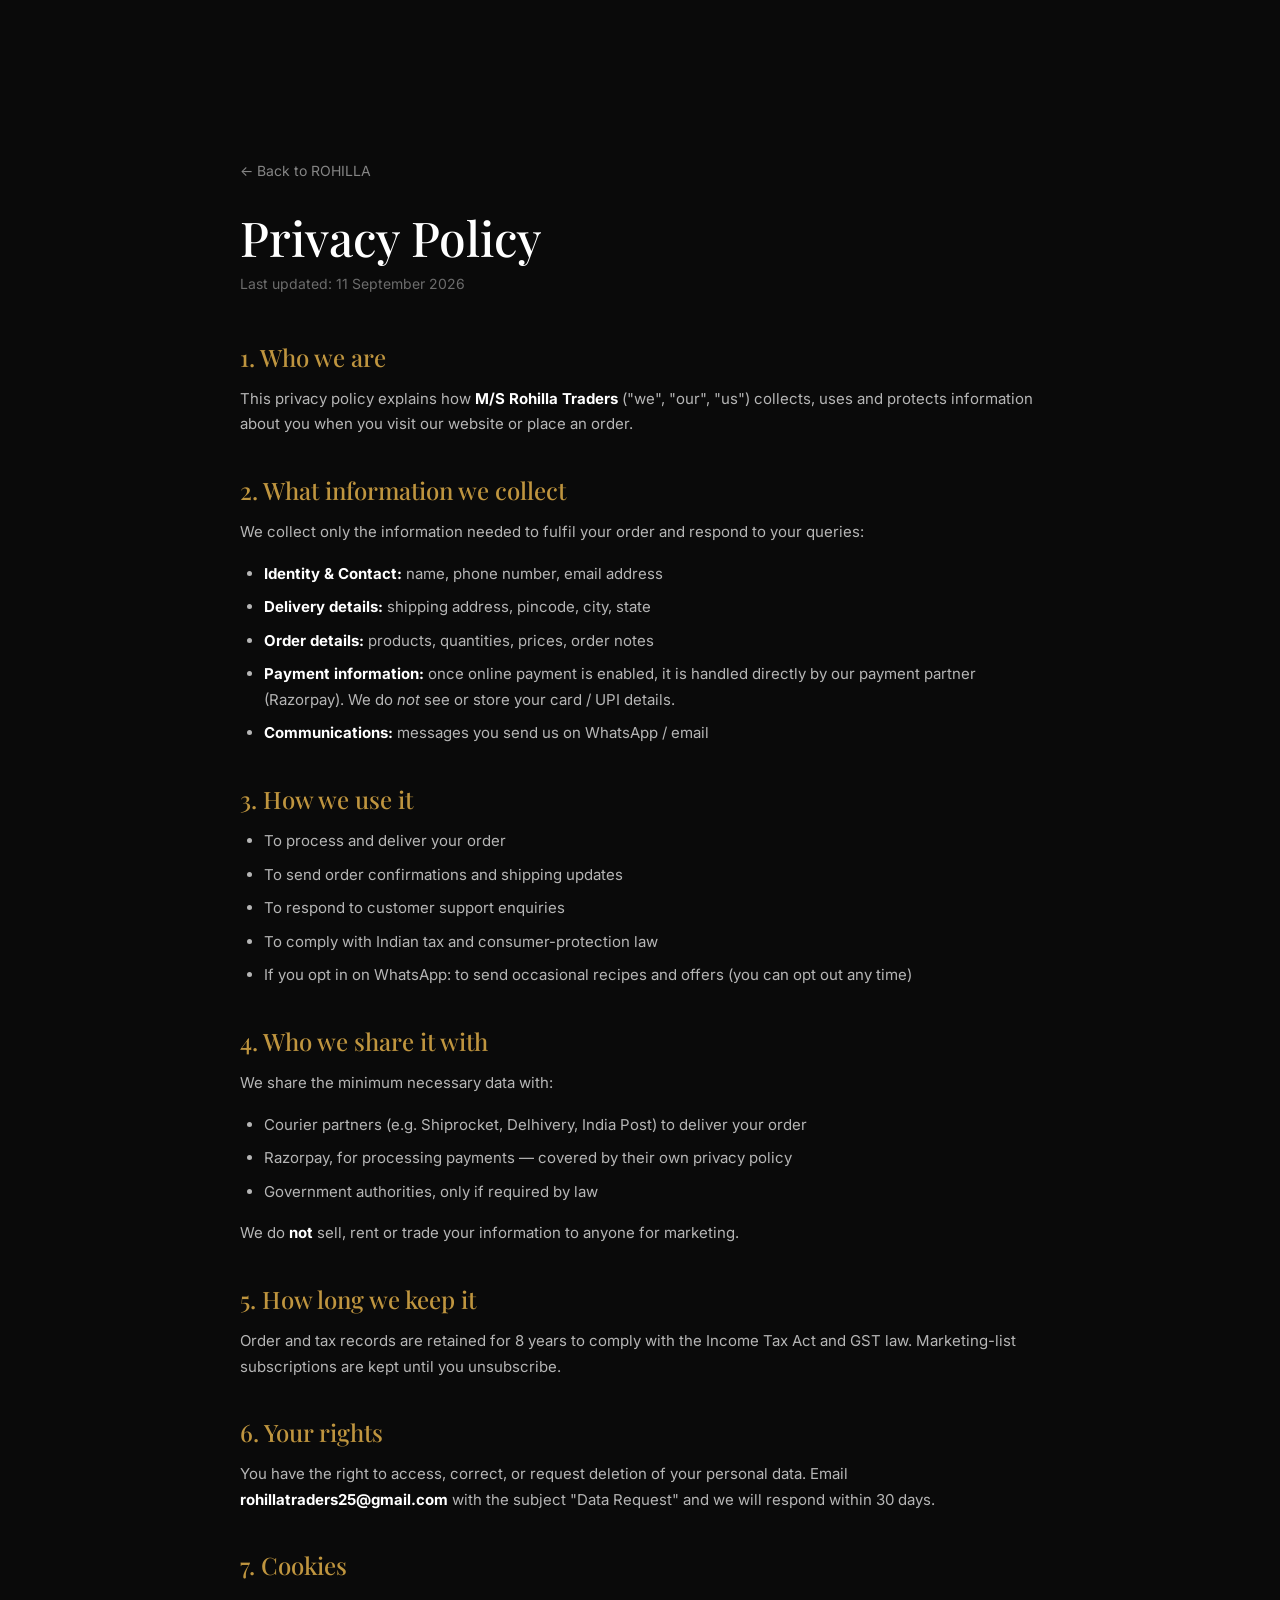
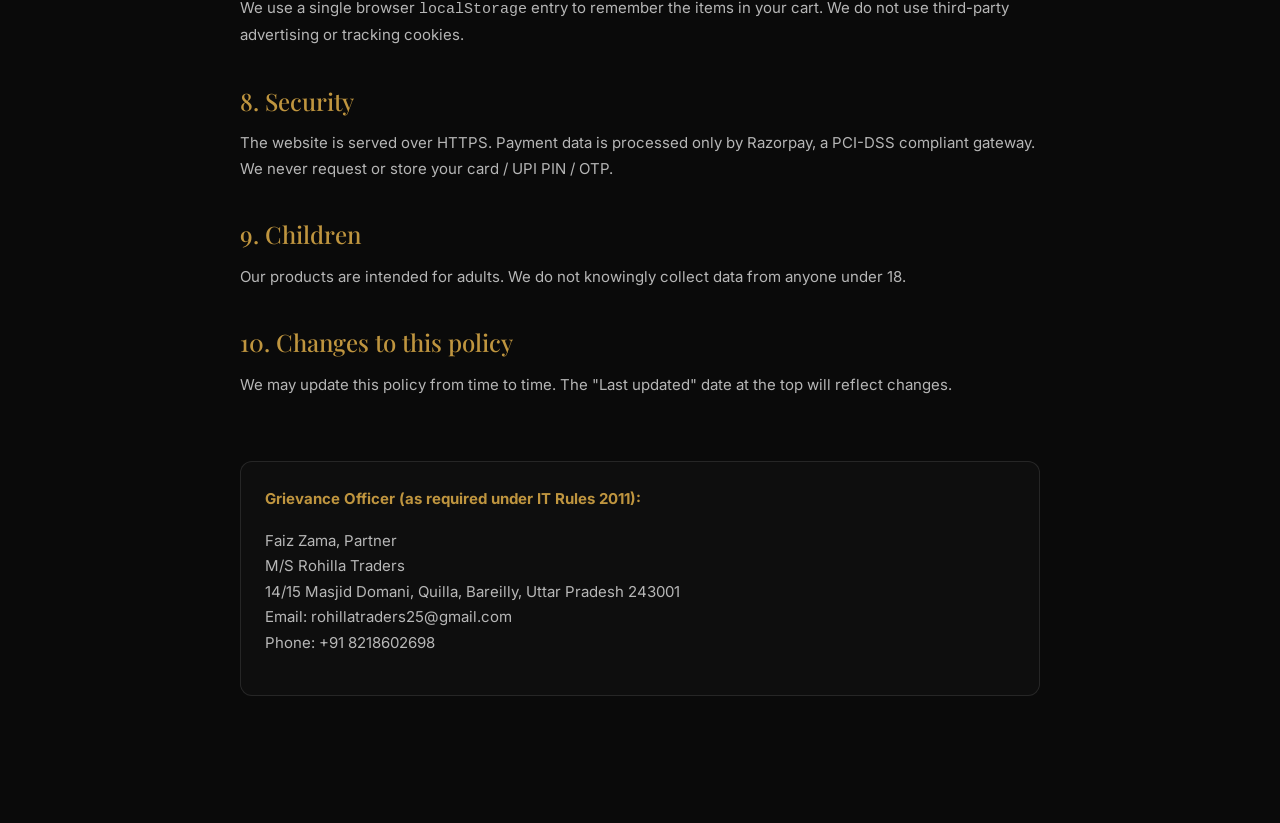
<file: legal/privacy.html>
<!doctype html>
<html lang="en">
<head>
  <meta charset="UTF-8" />
  <meta name="viewport" content="width=device-width, initial-scale=1.0" />
  <title>Privacy Policy — ROHILLA</title>
  <link rel="preconnect" href="https://fonts.googleapis.com" />
  <link rel="preconnect" href="https://fonts.gstatic.com" crossorigin />
  <link rel="stylesheet" href="https://fonts.googleapis.com/css2?family=Playfair+Display:wght@400;500;600&family=Inter:wght@300;400;500;600&display=swap" />
  <link rel="stylesheet" href="../styles.css" />
</head>
<body>
  <!--
    NOTE: This is a STARTER privacy policy template appropriate for an Indian
    D2C food brand under the Information Technology Act 2000, IT (Reasonable
    Security Practices) Rules 2011, and the Digital Personal Data Protection
    Act 2023. You SHOULD have it reviewed by a lawyer before going live.
    Replace placeholders in [SQUARE BRACKETS] with your business details.
  -->
  <article class="legal-page">
    <a href="../index.html" class="back-link">← Back to ROHILLA</a>

    <h1>Privacy Policy</h1>
    <p class="legal-updated">Last updated: 11 September 2026</p>

    <h2>1. Who we are</h2>
    <p>This privacy policy explains how <strong>M/S Rohilla Traders</strong> ("we", "our", "us") collects, uses and protects information about you when you visit our website or place an order.</p>

    <h2>2. What information we collect</h2>
    <p>We collect only the information needed to fulfil your order and respond to your queries:</p>
    <ul>
      <li><strong>Identity & Contact:</strong> name, phone number, email address</li>
      <li><strong>Delivery details:</strong> shipping address, pincode, city, state</li>
      <li><strong>Order details:</strong> products, quantities, prices, order notes</li>
      <li><strong>Payment information:</strong> once online payment is enabled, it is handled directly by our payment partner (Razorpay). We do <em>not</em> see or store your card / UPI details.</li>
      <li><strong>Communications:</strong> messages you send us on WhatsApp / email</li>
    </ul>

    <h2>3. How we use it</h2>
    <ul>
      <li>To process and deliver your order</li>
      <li>To send order confirmations and shipping updates</li>
      <li>To respond to customer support enquiries</li>
      <li>To comply with Indian tax and consumer-protection law</li>
      <li>If you opt in on WhatsApp: to send occasional recipes and offers (you can opt out any time)</li>
    </ul>

    <h2>4. Who we share it with</h2>
    <p>We share the minimum necessary data with:</p>
    <ul>
      <li>Courier partners (e.g. Shiprocket, Delhivery, India Post) to deliver your order</li>
      <li>Razorpay, for processing payments — covered by their own privacy policy</li>
      <li>Government authorities, only if required by law</li>
    </ul>
    <p>We do <strong>not</strong> sell, rent or trade your information to anyone for marketing.</p>

    <h2>5. How long we keep it</h2>
    <p>Order and tax records are retained for 8 years to comply with the Income Tax Act and GST law. Marketing-list subscriptions are kept until you unsubscribe.</p>

    <h2>6. Your rights</h2>
    <p>You have the right to access, correct, or request deletion of your personal data. Email <strong><span data-email>—</span></strong> with the subject "Data Request" and we will respond within 30 days.</p>

    <h2>7. Cookies</h2>
    <p>We use a single browser <code>localStorage</code> entry to remember the items in your cart. We do not use third-party advertising or tracking cookies.</p>

    <h2>8. Security</h2>
    <p>The website is served over HTTPS. Payment data is processed only by Razorpay, a PCI-DSS compliant gateway. We never request or store your card / UPI PIN / OTP.</p>

    <h2>9. Children</h2>
    <p>Our products are intended for adults. We do not knowingly collect data from anyone under 18.</p>

    <h2>10. Changes to this policy</h2>
    <p>We may update this policy from time to time. The "Last updated" date at the top will reflect changes.</p>

    <div class="legal-contact">
      <p><strong>Grievance Officer (as required under IT Rules 2011):</strong></p>
      <p>
        <span data-officer>—</span><br/>
        M/S Rohilla Traders<br/>
        <span data-address>—</span><br/>
        Email: <span data-email>—</span><br/>
        Phone: <span data-phone>—</span>
      </p>
    </div>
  </article>

  <script src="../data.js"></script>
  <script>
    // Fill placeholders from CONFIG so contact details stay in one place
    document.querySelectorAll('[data-email]').forEach(el => el.textContent = (window.CONFIG && window.CONFIG.contactEmail) || '—');
    document.querySelectorAll('[data-phone]').forEach(el => el.textContent = (window.CONFIG && window.CONFIG.contactPhone) || '—');
    document.querySelectorAll('[data-address]').forEach(el => el.textContent = (window.CONFIG && window.CONFIG.contactAddress) || '—');
    document.querySelectorAll('[data-officer]').forEach(el => el.textContent = (window.CONFIG && window.CONFIG.grievanceOfficer) || '—');
  </script>
</body>
</html>
</file>
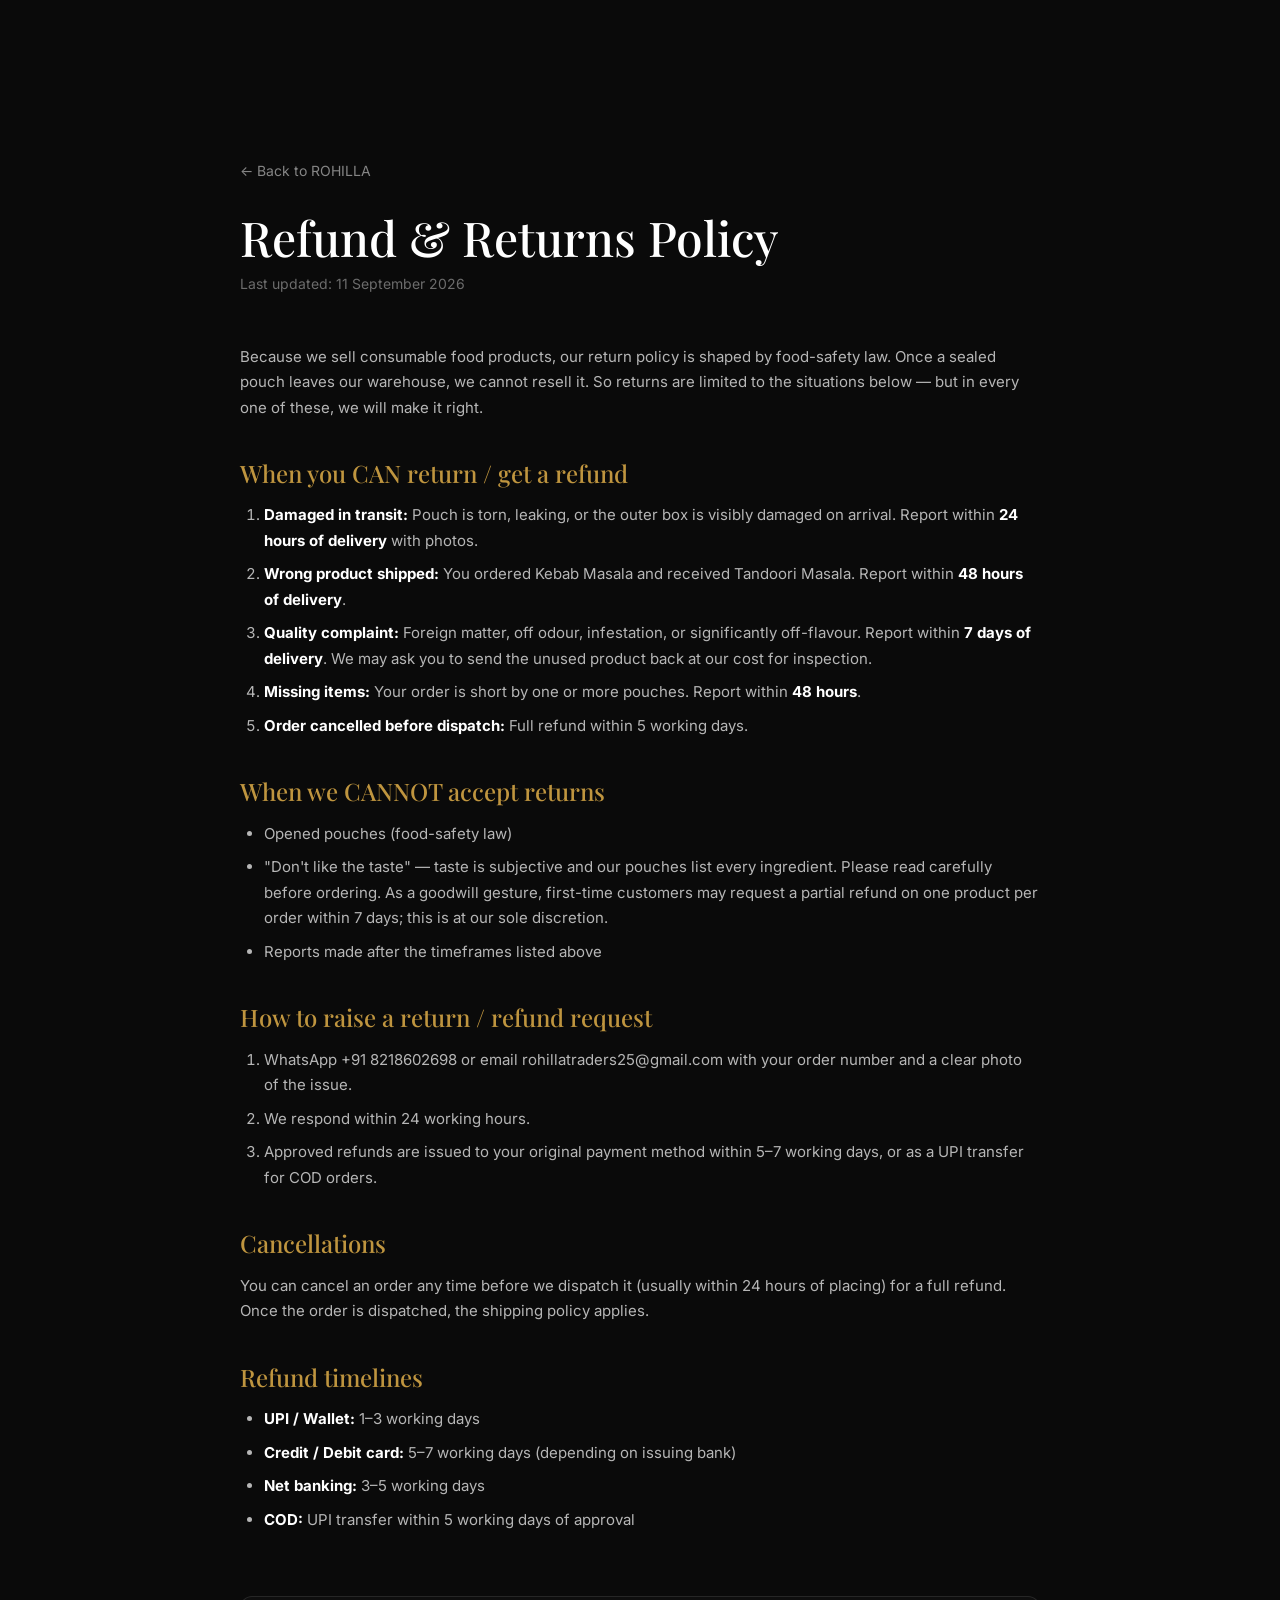
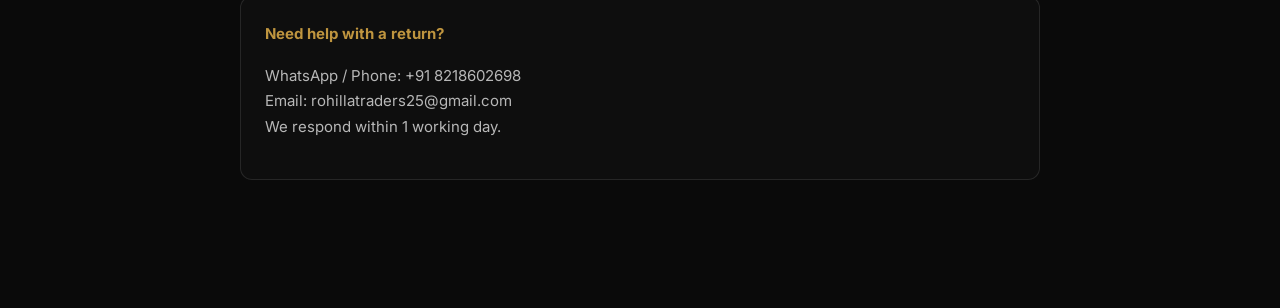
<file: legal/refund.html>
<!doctype html>
<html lang="en">
<head>
  <meta charset="UTF-8" />
  <meta name="viewport" content="width=device-width, initial-scale=1.0" />
  <title>Refund &amp; Returns Policy — ROHILLA</title>
  <link rel="preconnect" href="https://fonts.googleapis.com" />
  <link rel="preconnect" href="https://fonts.gstatic.com" crossorigin />
  <link rel="stylesheet" href="https://fonts.googleapis.com/css2?family=Playfair+Display:wght@400;500;600&family=Inter:wght@300;400;500;600&display=swap" />
  <link rel="stylesheet" href="../styles.css" />
</head>
<body>
  <article class="legal-page">
    <a href="../index.html" class="back-link">← Back to ROHILLA</a>

    <h1>Refund &amp; Returns Policy</h1>
    <p class="legal-updated">Last updated: 11 September 2026</p>

    <p>Because we sell consumable food products, our return policy is shaped by food-safety law. Once a sealed pouch leaves our warehouse, we cannot resell it. So returns are limited to the situations below — but in every one of these, we will make it right.</p>

    <h2>When you CAN return / get a refund</h2>
    <ol>
      <li><strong>Damaged in transit:</strong> Pouch is torn, leaking, or the outer box is visibly damaged on arrival. Report within <strong>24 hours of delivery</strong> with photos.</li>
      <li><strong>Wrong product shipped:</strong> You ordered Kebab Masala and received Tandoori Masala. Report within <strong>48 hours of delivery</strong>.</li>
      <li><strong>Quality complaint:</strong> Foreign matter, off odour, infestation, or significantly off-flavour. Report within <strong>7 days of delivery</strong>. We may ask you to send the unused product back at our cost for inspection.</li>
      <li><strong>Missing items:</strong> Your order is short by one or more pouches. Report within <strong>48 hours</strong>.</li>
      <li><strong>Order cancelled before dispatch:</strong> Full refund within 5 working days.</li>
    </ol>

    <h2>When we CANNOT accept returns</h2>
    <ul>
      <li>Opened pouches (food-safety law)</li>
      <li>"Don't like the taste" — taste is subjective and our pouches list every ingredient. Please read carefully before ordering. As a goodwill gesture, first-time customers may request a partial refund on one product per order within 7 days; this is at our sole discretion.</li>
      <li>Reports made after the timeframes listed above</li>
    </ul>

    <h2>How to raise a return / refund request</h2>
    <ol>
      <li>WhatsApp <span data-phone>—</span> or email <span data-email>—</span> with your order number and a clear photo of the issue.</li>
      <li>We respond within 24 working hours.</li>
      <li>Approved refunds are issued to your original payment method within 5–7 working days, or as a UPI transfer for COD orders.</li>
    </ol>

    <h2>Cancellations</h2>
    <p>You can cancel an order any time before we dispatch it (usually within 24 hours of placing) for a full refund. Once the order is dispatched, the shipping policy applies.</p>

    <h2>Refund timelines</h2>
    <ul>
      <li><strong>UPI / Wallet:</strong> 1–3 working days</li>
      <li><strong>Credit / Debit card:</strong> 5–7 working days (depending on issuing bank)</li>
      <li><strong>Net banking:</strong> 3–5 working days</li>
      <li><strong>COD:</strong> UPI transfer within 5 working days of approval</li>
    </ul>

    <div class="legal-contact">
      <p><strong>Need help with a return?</strong></p>
      <p>
        WhatsApp / Phone: <span data-phone>—</span><br/>
        Email: <span data-email>—</span><br/>
        We respond within 1 working day.
      </p>
    </div>
  </article>

  <script src="../data.js"></script>
  <script>
    document.querySelectorAll('[data-email]').forEach(el => el.textContent = (window.CONFIG && window.CONFIG.contactEmail) || '—');
    document.querySelectorAll('[data-phone]').forEach(el => el.textContent = (window.CONFIG && window.CONFIG.contactPhone) || '—');
  </script>
</body>
</html>
</file>
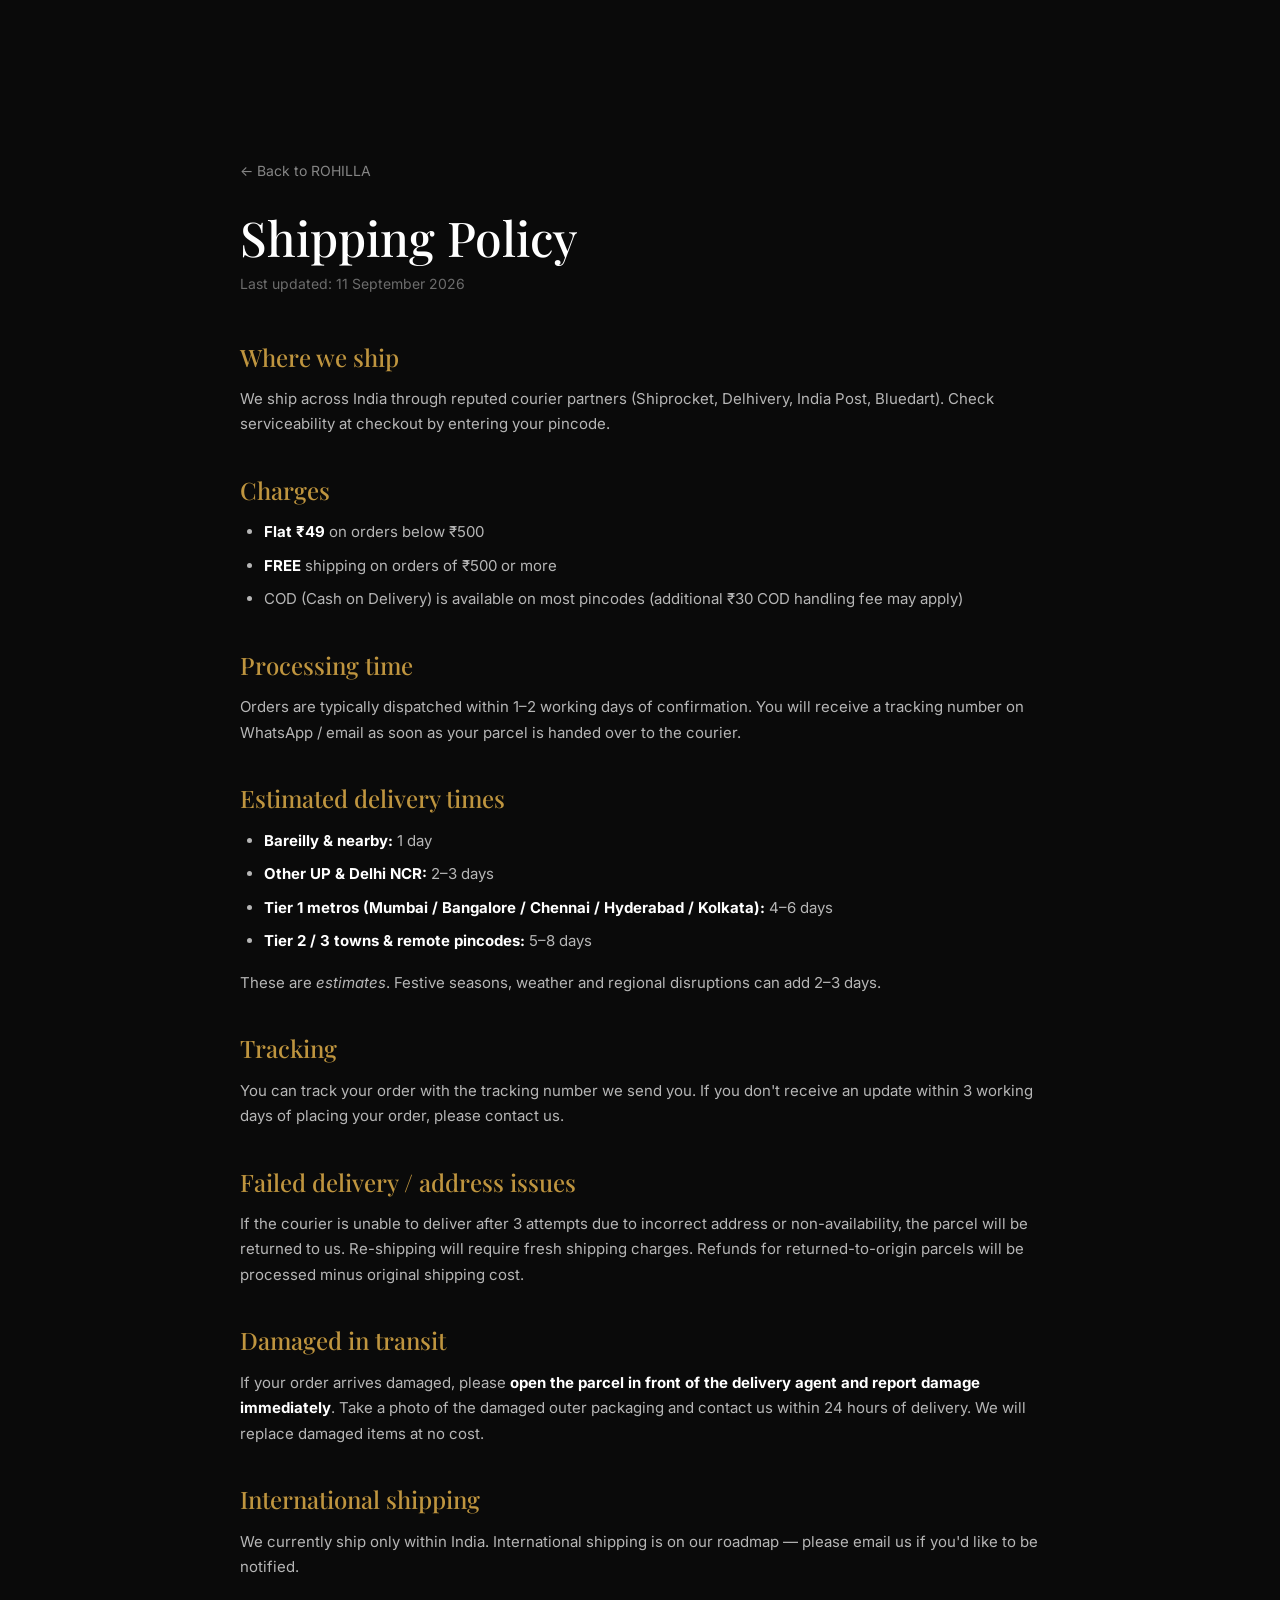
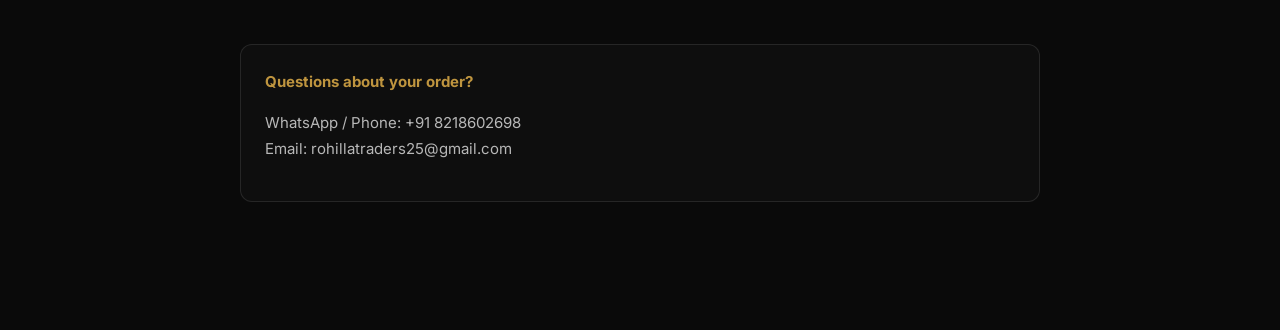
<file: legal/shipping.html>
<!doctype html>
<html lang="en">
<head>
  <meta charset="UTF-8" />
  <meta name="viewport" content="width=device-width, initial-scale=1.0" />
  <title>Shipping Policy — ROHILLA</title>
  <link rel="preconnect" href="https://fonts.googleapis.com" />
  <link rel="preconnect" href="https://fonts.gstatic.com" crossorigin />
  <link rel="stylesheet" href="https://fonts.googleapis.com/css2?family=Playfair+Display:wght@400;500;600&family=Inter:wght@300;400;500;600&display=swap" />
  <link rel="stylesheet" href="../styles.css" />
</head>
<body>
  <article class="legal-page">
    <a href="../index.html" class="back-link">← Back to ROHILLA</a>

    <h1>Shipping Policy</h1>
    <p class="legal-updated">Last updated: 11 September 2026</p>

    <h2>Where we ship</h2>
    <p>We ship across India through reputed courier partners (Shiprocket, Delhivery, India Post, Bluedart). Check serviceability at checkout by entering your pincode.</p>

    <h2>Charges</h2>
    <ul>
      <li><strong>Flat ₹49</strong> on orders below ₹500</li>
      <li><strong>FREE</strong> shipping on orders of ₹500 or more</li>
      <li>COD (Cash on Delivery) is available on most pincodes (additional ₹30 COD handling fee may apply)</li>
    </ul>

    <h2>Processing time</h2>
    <p>Orders are typically dispatched within 1–2 working days of confirmation. You will receive a tracking number on WhatsApp / email as soon as your parcel is handed over to the courier.</p>

    <h2>Estimated delivery times</h2>
    <ul>
      <li><strong>Bareilly &amp; nearby:</strong> 1 day</li>
      <li><strong>Other UP &amp; Delhi NCR:</strong> 2–3 days</li>
      <li><strong>Tier 1 metros (Mumbai / Bangalore / Chennai / Hyderabad / Kolkata):</strong> 4–6 days</li>
      <li><strong>Tier 2 / 3 towns &amp; remote pincodes:</strong> 5–8 days</li>
    </ul>
    <p>These are <em>estimates</em>. Festive seasons, weather and regional disruptions can add 2–3 days.</p>

    <h2>Tracking</h2>
    <p>You can track your order with the tracking number we send you. If you don't receive an update within 3 working days of placing your order, please contact us.</p>

    <h2>Failed delivery / address issues</h2>
    <p>If the courier is unable to deliver after 3 attempts due to incorrect address or non-availability, the parcel will be returned to us. Re-shipping will require fresh shipping charges. Refunds for returned-to-origin parcels will be processed minus original shipping cost.</p>

    <h2>Damaged in transit</h2>
    <p>If your order arrives damaged, please <strong>open the parcel in front of the delivery agent and report damage immediately</strong>. Take a photo of the damaged outer packaging and contact us within 24 hours of delivery. We will replace damaged items at no cost.</p>

    <h2>International shipping</h2>
    <p>We currently ship only within India. International shipping is on our roadmap — please email us if you'd like to be notified.</p>

    <div class="legal-contact">
      <p><strong>Questions about your order?</strong></p>
      <p>
        WhatsApp / Phone: <span data-phone>—</span><br/>
        Email: <span data-email>—</span>
      </p>
    </div>
  </article>

  <script src="../data.js"></script>
  <script>
    document.querySelectorAll('[data-email]').forEach(el => el.textContent = (window.CONFIG && window.CONFIG.contactEmail) || '—');
    document.querySelectorAll('[data-phone]').forEach(el => el.textContent = (window.CONFIG && window.CONFIG.contactPhone) || '—');
  </script>
</body>
</html>
</file>
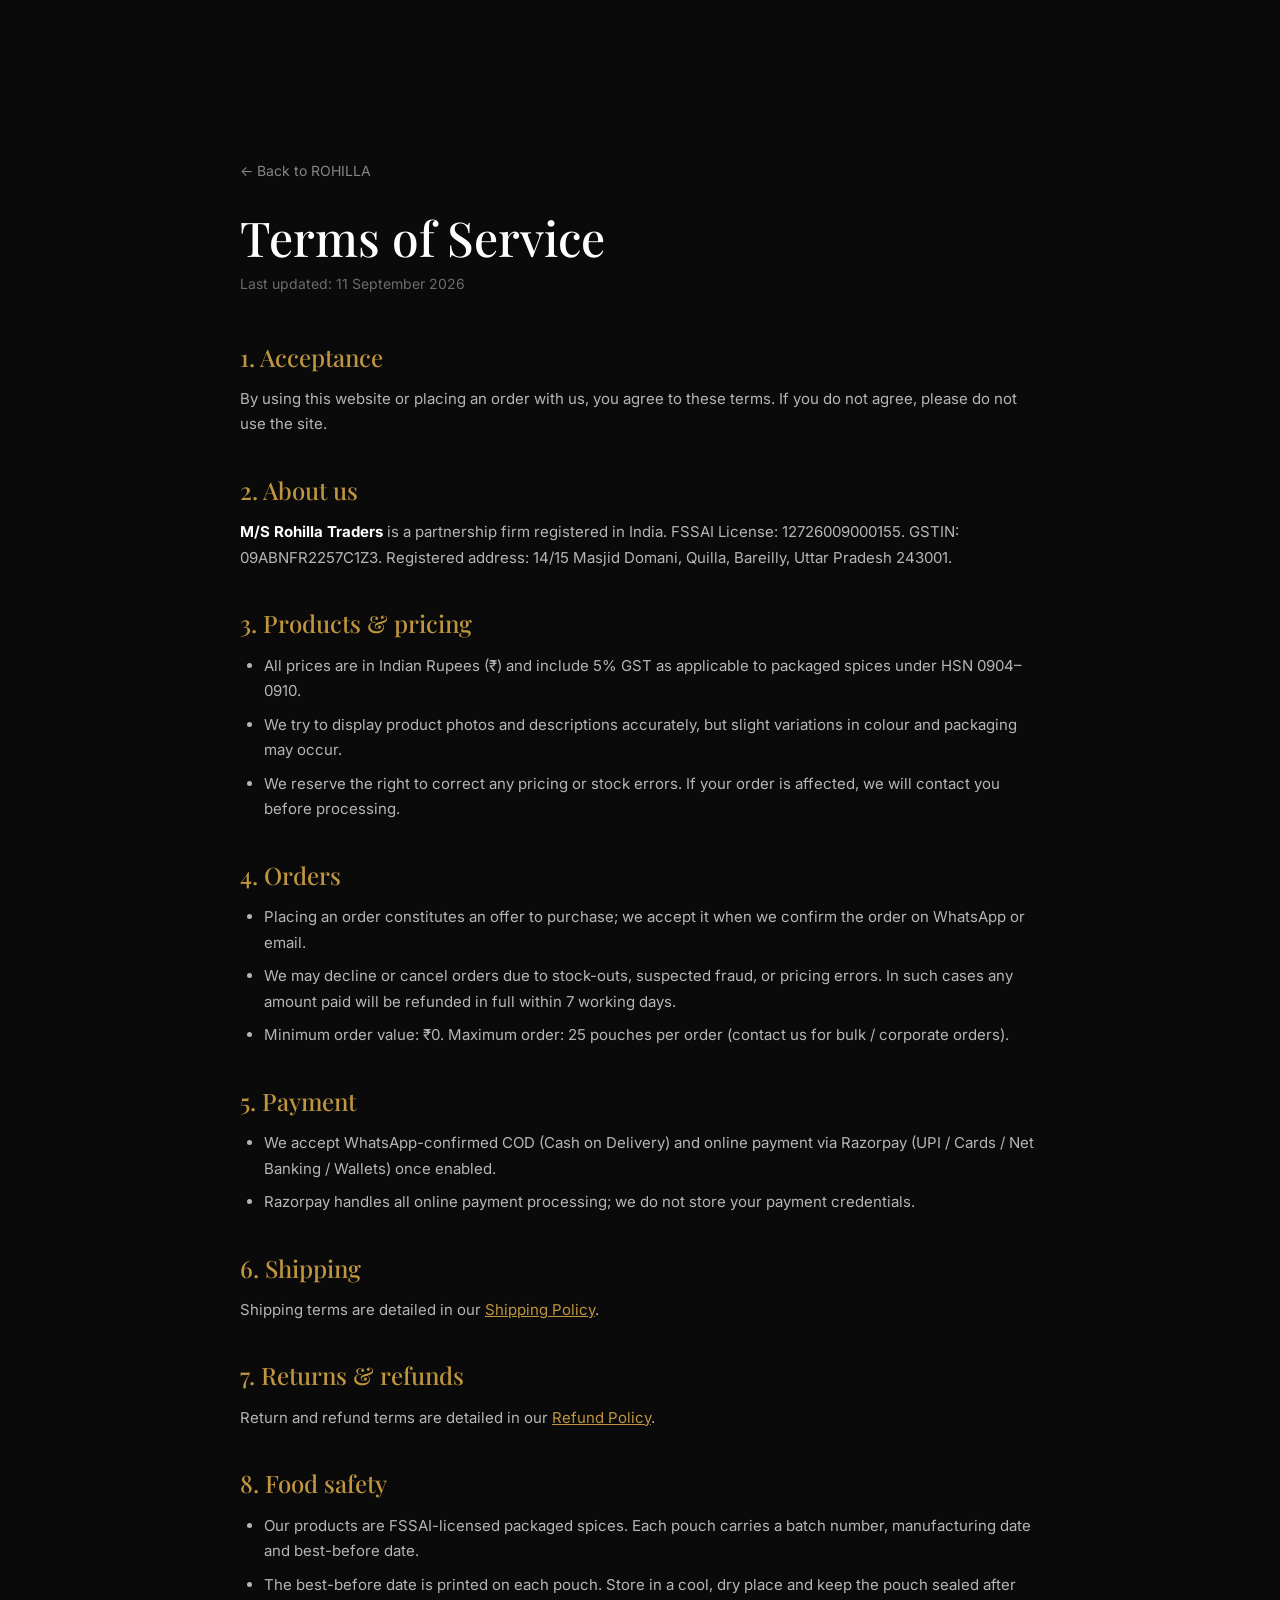
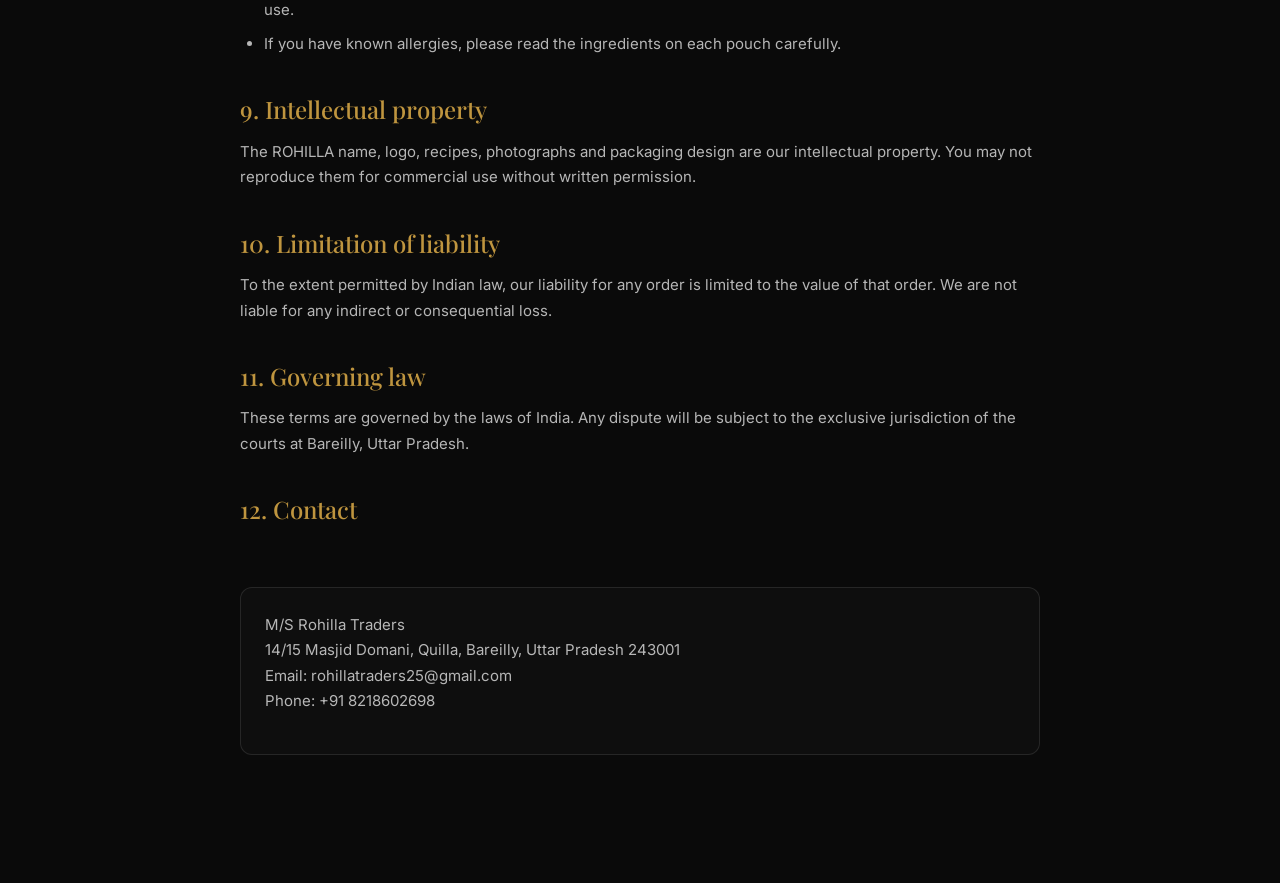
<file: legal/terms.html>
<!doctype html>
<html lang="en">
<head>
  <meta charset="UTF-8" />
  <meta name="viewport" content="width=device-width, initial-scale=1.0" />
  <title>Terms of Service — ROHILLA</title>
  <link rel="preconnect" href="https://fonts.googleapis.com" />
  <link rel="preconnect" href="https://fonts.gstatic.com" crossorigin />
  <link rel="stylesheet" href="https://fonts.googleapis.com/css2?family=Playfair+Display:wght@400;500;600&family=Inter:wght@300;400;500;600&display=swap" />
  <link rel="stylesheet" href="../styles.css" />
</head>
<body>
  <!-- STARTER terms template — have it reviewed by a lawyer before going live. -->
  <article class="legal-page">
    <a href="../index.html" class="back-link">← Back to ROHILLA</a>

    <h1>Terms of Service</h1>
    <p class="legal-updated">Last updated: 11 September 2026</p>

    <h2>1. Acceptance</h2>
    <p>By using this website or placing an order with us, you agree to these terms. If you do not agree, please do not use the site.</p>

    <h2>2. About us</h2>
    <p><strong>M/S Rohilla Traders</strong> is a partnership firm registered in India<span data-fssai-row>. FSSAI License: <span data-fssai>—</span></span><span data-gstin-row>. GSTIN: <span data-gstin>—</span></span>. Registered address: <span data-address>—</span>.</p>

    <h2>3. Products & pricing</h2>
    <ul>
      <li>All prices are in Indian Rupees (₹) and include 5% GST as applicable to packaged spices under HSN 0904–0910.</li>
      <li>We try to display product photos and descriptions accurately, but slight variations in colour and packaging may occur.</li>
      <li>We reserve the right to correct any pricing or stock errors. If your order is affected, we will contact you before processing.</li>
    </ul>

    <h2>4. Orders</h2>
    <ul>
      <li>Placing an order constitutes an offer to purchase; we accept it when we confirm the order on WhatsApp or email.</li>
      <li>We may decline or cancel orders due to stock-outs, suspected fraud, or pricing errors. In such cases any amount paid will be refunded in full within 7 working days.</li>
      <li>Minimum order value: ₹0. Maximum order: 25 pouches per order (contact us for bulk / corporate orders).</li>
    </ul>

    <h2>5. Payment</h2>
    <ul>
      <li>We accept WhatsApp-confirmed COD (Cash on Delivery) and online payment via Razorpay (UPI / Cards / Net Banking / Wallets) once enabled.</li>
      <li>Razorpay handles all online payment processing; we do not store your payment credentials.</li>
    </ul>

    <h2>6. Shipping</h2>
    <p>Shipping terms are detailed in our <a href="shipping.html">Shipping Policy</a>.</p>

    <h2>7. Returns & refunds</h2>
    <p>Return and refund terms are detailed in our <a href="refund.html">Refund Policy</a>.</p>

    <h2>8. Food safety</h2>
    <ul>
      <li>Our products are FSSAI-licensed packaged spices. Each pouch carries a batch number, manufacturing date and best-before date.</li>
      <li>The best-before date is printed on each pouch. Store in a cool, dry place and keep the pouch sealed after use.</li>
      <li>If you have known allergies, please read the ingredients on each pouch carefully.</li>
    </ul>

    <h2>9. Intellectual property</h2>
    <p>The ROHILLA name, logo, recipes, photographs and packaging design are our intellectual property. You may not reproduce them for commercial use without written permission.</p>

    <h2>10. Limitation of liability</h2>
    <p>To the extent permitted by Indian law, our liability for any order is limited to the value of that order. We are not liable for any indirect or consequential loss.</p>

    <h2>11. Governing law</h2>
    <p>These terms are governed by the laws of India. Any dispute will be subject to the exclusive jurisdiction of the courts at Bareilly, Uttar Pradesh.</p>

    <h2>12. Contact</h2>
    <div class="legal-contact">
      <p>
        M/S Rohilla Traders<br/>
        <span data-address>—</span><br/>
        Email: <span data-email>—</span><br/>
        Phone: <span data-phone>—</span>
      </p>
    </div>
  </article>

  <script src="../data.js"></script>
  <script>
    document.querySelectorAll('[data-email]').forEach(el => el.textContent = (window.CONFIG && window.CONFIG.contactEmail) || '—');
    document.querySelectorAll('[data-phone]').forEach(el => el.textContent = (window.CONFIG && window.CONFIG.contactPhone) || '—');
    document.querySelectorAll('[data-address]').forEach(el => el.textContent = (window.CONFIG && window.CONFIG.contactAddress) || '—');
    // FSSAI / GSTIN stay hidden until real numbers replace the 'XXXX' placeholders in data.js
    [['fssai', 'fssaiLicense'], ['gstin', 'gstin']].forEach(([key, field]) => {
      const value = window.CONFIG && window.CONFIG[field];
      if (!value || /^X+$/i.test(value)) document.querySelectorAll('[data-' + key + '-row]').forEach(el => el.hidden = true);
      else document.querySelectorAll('[data-' + key + ']').forEach(el => el.textContent = value);
    });
  </script>
</body>
</html>
</file>
<file: styles.css>
/* =====================================================================
   ROHILLA — main stylesheet
   Organised top-to-bottom in the SAME ORDER as the HTML sections so
   you can find styles for any section quickly. The first block is
   the colour palette — change the hex values to re-skin the site.
   ===================================================================== */

/* -------------------------- DESIGN TOKENS -------------------------- */
:root {
  /* Brand colours — edit here to retheme the entire site */
  --matte-black:   #0a0a0a;
  --matte-deep:    #050505;
  --matte-light:   #141414;
  --gold-start:    #BF953F;
  --gold-mid:      #FCF6BA;
  --gold-end:      #B38728;

  /* Common alpha colours used throughout */
  --white-05:  rgba(255,255,255,0.05);
  --white-10:  rgba(255,255,255,0.10);
  --white-20:  rgba(255,255,255,0.20);
  --white-30:  rgba(255,255,255,0.30);
  --white-40:  rgba(255,255,255,0.40);
  --white-50:  rgba(255,255,255,0.50);
  --white-60:  rgba(255,255,255,0.60);
  --white-70:  rgba(255,255,255,0.70);
  --white-80:  rgba(255,255,255,0.80);

  /* Easing used by every animation */
  --ease-cinematic: cubic-bezier(0.16, 1, 0.3, 1);
}

/* -------------------------- GLOBAL RESET --------------------------- */
*, *::before, *::after { box-sizing: border-box; }
* { margin: 0; padding: 0; }

/* CRITICAL: many of the elements below set their own display (flex/grid),
   which would override the browser's built-in [hidden] { display:none }.
   This rule re-asserts it so toggling the `hidden` attribute always works. */
[hidden] { display: none !important; }

html { scroll-behavior: smooth; }

body {
  background-color: var(--matte-black);
  color: #fff;
  font-family: 'Inter', system-ui, sans-serif;
  overflow-x: hidden;
  -webkit-font-smoothing: antialiased;
}

h1, h2, h3, h4, h5, h6 {
  font-family: 'Playfair Display', Georgia, serif;
  font-weight: 500;
  line-height: 1.1;
}

img { display: block; max-width: 100%; }
button { background: none; border: none; color: inherit; cursor: pointer; font: inherit; }
a { color: inherit; text-decoration: none; }
ul, ol { list-style: none; }

::selection { background: rgba(191,149,63,0.3); color: #fff; }

/* Custom scrollbar */
::-webkit-scrollbar { width: 8px; }
::-webkit-scrollbar-track { background: var(--matte-black); }
::-webkit-scrollbar-thumb { background: rgba(191,149,63,0.3); border-radius: 4px; }
::-webkit-scrollbar-thumb:hover { background: rgba(191,149,63,0.5); }

button:focus-visible, a:focus-visible, input:focus-visible {
  outline: 2px solid rgba(191,149,63,0.5);
  outline-offset: 2px;
}

@media (prefers-reduced-motion: reduce) {
  *, *::before, *::after {
    animation-duration: 0.01ms !important;
    animation-iteration-count: 1 !important;
    transition-duration: 0.01ms !important;
    scroll-behavior: auto !important;
  }
}

/* --------------------------- UTILITIES ----------------------------- */
.gold-gradient {
  background: linear-gradient(to right, var(--gold-start), var(--gold-mid), var(--gold-end));
  -webkit-background-clip: text;
  background-clip: text;
  -webkit-text-fill-color: transparent;
  color: transparent;
}

.gold-gradient-bg {
  background: linear-gradient(to right, var(--gold-start), var(--gold-mid), var(--gold-end));
}

.gold-text { color: var(--gold-start); font-weight: 500; }
.gold-strong { color: var(--gold-start); font-weight: 500; }
.gold-icon { color: var(--gold-start); }
.white { color: #fff; }

.text-shadow-gold { text-shadow: 0 0 40px rgba(191,149,63,0.3); }

.glass-morphism {
  background: rgba(10,10,10,0.85);
  backdrop-filter: blur(20px);
  -webkit-backdrop-filter: blur(20px);
  border: 1px solid rgba(255,255,255,0.05);
}

.w-full { width: 100%; }

/* Container used by every section */
.section-inner {
  width: 100%;
  padding: 0 1.5rem;
  max-width: 1800px;
  margin: 0 auto;
}
@media (min-width: 1024px) { .section-inner { padding: 0 3rem; } }

/* Reveal-on-scroll baseline (driven by IntersectionObserver in app.js) */
.reveal {
  opacity: 0;
  transform: translateY(30px);
  transition: opacity 0.8s var(--ease-cinematic), transform 0.8s var(--ease-cinematic);
}
.reveal.is-visible { opacity: 1; transform: translateY(0); }

/* Hero text fade-ins use a CSS keyframe instead, so they can stagger */
@keyframes fadeUp {
  from { opacity: 0; transform: translateY(30px); }
  to   { opacity: 1; transform: translateY(0); }
}
.fade-in {
  opacity: 0;
  animation: fadeUp 1s var(--ease-cinematic) forwards;
  animation-delay: var(--fade-delay, 0s);
}

/* Generic buttons */
.btn {
  display: inline-flex;
  align-items: center;
  justify-content: center;
  gap: 0.5rem;
  padding: 1rem 2rem;
  font-size: 0.875rem;
  letter-spacing: 0.05em;
  font-weight: 500;
  transition: transform 0.2s ease, background 0.3s ease, color 0.3s ease, border-color 0.3s ease, box-shadow 0.3s ease;
  cursor: pointer;
  border: none;
  font-family: inherit;
}
.btn:hover:not(.disabled):not([disabled]) { transform: scale(1.02); }
.btn:active:not(.disabled):not([disabled]) { transform: scale(0.98); }
.btn i { width: 1rem; height: 1rem; }

.btn-gold {
  background: linear-gradient(to right, var(--gold-start), var(--gold-mid), var(--gold-end));
  color: var(--matte-black);
}
.btn-gold:hover { box-shadow: 0 0 60px rgba(191,149,63,0.3); }

.btn-outline {
  background: transparent;
  color: #fff;
  border: 1px solid var(--white-20);
}
.btn-outline:hover { border-color: rgba(191,149,63,0.5); color: var(--gold-start); }

.btn-gold-outline {
  position: relative;
  background: linear-gradient(var(--matte-black), var(--matte-black)) padding-box,
              linear-gradient(to right, var(--gold-start), var(--gold-mid), var(--gold-end)) border-box;
  border: 1px solid transparent;
  color: var(--gold-start);
}
.btn-gold-outline:hover { background: linear-gradient(var(--matte-black), var(--matte-black)) padding-box, linear-gradient(to right, var(--gold-start), var(--gold-mid), var(--gold-end)) border-box; box-shadow: 0 0 20px rgba(191,149,63,0.2); }

.btn.disabled, .btn[disabled] {
  background: var(--white-05) !important;
  color: var(--white-30) !important;
  cursor: not-allowed;
}

.icon-button {
  position: relative;
  padding: 0.5rem;
  color: rgba(255,255,255,0.7);
  transition: color 0.3s, transform 0.15s ease;
}
.icon-button:hover { color: #fff; transform: scale(1.05); }
.icon-button:active { transform: scale(0.95); }
.icon-button i { width: 1.25rem; height: 1.25rem; }

/* Section headers shared style */
.section-header {
  text-align: center;
  margin: 0 auto 4rem;
}
.section-header .eyebrow {
  display: inline-flex;
  align-items: center;
  gap: 0.5rem;
  color: var(--gold-start);
  font-size: 0.75rem;
  letter-spacing: 0.3em;
  text-transform: uppercase;
  margin-bottom: 1rem;
}
.section-header .eyebrow i { width: 1rem; height: 1rem; }
.section-header h2 {
  font-size: clamp(2.25rem, 5vw, 3.75rem);
  color: #fff;
  margin-bottom: 1.5rem;
}
.section-header p {
  color: var(--white-50);
  font-size: 1.125rem;
  max-width: 42rem;
  margin: 0 auto;
  line-height: 1.6;
}

/* -------------------------------------------------------------------
   SECTION 1 — NAVIGATION
   ------------------------------------------------------------------- */
.site-header {
  position: fixed;
  top: 0; left: 0; right: 0;
  z-index: 50;
  padding: 1.5rem 0;
  background: transparent;
  transition: all 0.5s ease, background 0.3s ease, padding 0.3s ease;
  transform: translateY(-100%);
  opacity: 0;
  animation: slideDown 0.8s var(--ease-cinematic) 0.1s forwards;
}
@keyframes slideDown { to { transform: translateY(0); opacity: 1; } }

.site-header.scrolled {
  padding: 0.75rem 0;
  background: rgba(10,10,10,0.85);
  backdrop-filter: blur(20px);
  -webkit-backdrop-filter: blur(20px);
  border-bottom: 1px solid rgba(255,255,255,0.05);
}

.nav-inner {
  display: flex;
  align-items: center;
  justify-content: space-between;
  padding: 0 1.5rem;
}
@media (min-width: 1024px) { .nav-inner { padding: 0 3rem; } }

.nav-logo {
  font-family: 'Playfair Display', serif;
  font-size: 1.5rem;
  font-weight: 500;
  letter-spacing: 0.1em;
  transition: transform 0.2s ease;
}
.nav-logo:hover { transform: scale(1.02); }
@media (min-width: 1024px) { .nav-logo { font-size: 1.875rem; } }

.nav-links {
  display: none;
  align-items: center;
  gap: 2.5rem;
}
@media (min-width: 1024px) { .nav-links { display: flex; } }

.nav-link {
  font-size: 0.875rem;
  color: rgba(255,255,255,0.7);
  letter-spacing: 0.05em;
  text-transform: uppercase;
  transition: color 0.3s;
}
.nav-link:hover { color: #fff; }

.nav-actions { display: flex; align-items: center; gap: 1rem; }

.cart-badge {
  position: absolute;
  top: -4px; right: -4px;
  width: 1.25rem; height: 1.25rem;
  background: linear-gradient(to right, var(--gold-start), var(--gold-mid), var(--gold-end));
  color: var(--matte-black);
  border-radius: 50%;
  font-size: 0.625rem;
  font-weight: 500;
  display: flex; align-items: center; justify-content: center;
  animation: badgePop 0.3s var(--ease-cinematic);
}
@keyframes badgePop { from { transform: scale(0); } to { transform: scale(1); } }

.mobile-only { display: inline-flex; }
@media (min-width: 1024px) { .mobile-only { display: none; } }

.mobile-menu {
  position: fixed;
  inset: 0;
  z-index: 40;
  background: rgba(10,10,10,0.95);
  backdrop-filter: blur(20px);
  -webkit-backdrop-filter: blur(20px);
  display: flex; align-items: center; justify-content: center;
  animation: fadeIn 0.2s ease;
}
@keyframes fadeIn { from { opacity: 0; } to { opacity: 1; } }

.mobile-nav-links {
  display: flex; flex-direction: column;
  align-items: center; gap: 2rem;
}
.mobile-nav-links button {
  font-family: 'Playfair Display', serif;
  font-size: 1.875rem;
  color: rgba(255,255,255,0.8);
  transition: color 0.3s;
  opacity: 0;
  animation: fadeUp 0.4s var(--ease-cinematic) forwards;
}
.mobile-nav-links button:hover { color: #fff; }

/* -------------------------------------------------------------------
   SECTIONS — written MOBILE-FIRST (phone portrait is the default;
   the @media (min-width: …) rules add the tablet / desktop layout)
   ------------------------------------------------------------------- */
main[id], section[id] { scroll-margin-top: 4.25rem; }

.section-header { margin-bottom: 1.75rem; }
.section-header .eyebrow { font-size: 0.6875rem; letter-spacing: 0.25em; margin-bottom: 0.625rem; }
.section-header h2 { font-size: clamp(1.875rem, 7.5vw, 3.25rem); margin-bottom: 0.75rem; }
.section-header p { font-size: 0.9375rem; line-height: 1.55; }
.section-header p strong { color: var(--gold-start); font-weight: 600; }
@media (min-width: 1024px) {
  .section-header { margin-bottom: 3rem; }
  .section-header p { font-size: 1.0625rem; }
}

/* ---------------------------- HERO ---------------------------- */
.hero {
  position: relative;
  overflow: hidden;
  background: var(--matte-black);
  padding: 5.25rem 0 2rem;
}
@media (min-width: 1024px) {
  .hero { min-height: 90vh; display: flex; align-items: center; padding: 7rem 0 4rem; }
}
.hero-bg-radial {
  position: absolute; inset: 0;
  background: radial-gradient(ellipse at 50% 70%, rgba(191,149,63,0.10) 0%, var(--matte-black) 55%, var(--matte-deep) 100%);
}
.hero-spotlight {
  position: absolute;
  top: 20%; left: 50%;
  transform: translateX(-50%);
  width: min(800px, 100vw); height: 600px;
  background: radial-gradient(ellipse at center, rgba(191,149,63,0.12) 0%, transparent 60%);
  filter: blur(40px);
  pointer-events: none;
}
.hero-inner {
  position: relative; z-index: 1;
  width: 100%; max-width: 1400px;
  margin: 0 auto;
  padding: 0 1rem;
}
@media (min-width: 1024px) { .hero-inner { padding: 0 3rem; } }
.hero-grid { display: grid; gap: 1.5rem; align-items: center; }
@media (min-width: 1024px) { .hero-grid { grid-template-columns: 1.05fr 1fr; gap: 3rem; } }

.hero-text { text-align: center; }
@media (min-width: 1024px) { .hero-text { text-align: left; } }
.hero-eyebrow {
  display: inline-flex; align-items: center; gap: 0.5rem;
  padding: 0.375rem 0.875rem;
  border-radius: 9999px;
  border: 1px solid rgba(191,149,63,0.3);
  background: rgba(191,149,63,0.06);
  color: var(--gold-start);
  font-size: 0.6875rem;
  letter-spacing: 0.12em;
  text-transform: uppercase;
  margin-bottom: 1rem;
}
.hero-eyebrow i { width: 0.75rem; height: 0.75rem; }
.hero-title {
  font-size: clamp(2.5rem, 11.5vw, 5.25rem);
  line-height: 1.02;
  margin-bottom: 0.875rem;
}
.hero-desc {
  color: var(--white-70);
  font-size: 1rem;
  line-height: 1.55;
  max-width: 30rem;
  margin: 0 auto 1.25rem;
}
@media (min-width: 1024px) { .hero-desc { margin-left: 0; font-size: 1.125rem; } }

.hero-buttons {
  display: grid;
  grid-template-columns: 1fr 1fr;
  gap: 0.625rem;
  max-width: 26rem;
  margin: 0 auto;
}
@media (min-width: 1024px) { .hero-buttons { margin: 0; } }
.hero-buttons .btn {
  min-height: 3.25rem;
  padding: 0.875rem 1rem;
  border-radius: 0.75rem;
  font-size: 0.9375rem;
  font-weight: 600;
  letter-spacing: 0.01em;
}
.hero-buttons .btn-outline { border-color: rgba(191,149,63,0.45); color: #fff; }
.hero-buttons .btn-outline svg { color: #25D366; }

.trust-chips {
  display: flex; flex-wrap: wrap; justify-content: center;
  gap: 0.5rem;
  margin-top: 1.125rem;
}
@media (min-width: 1024px) { .trust-chips { justify-content: flex-start; } }
.trust-chip {
  padding: 0.375rem 0.75rem;
  border-radius: 9999px;
  border: 1px solid var(--white-10);
  background: var(--white-05);
  color: var(--white-60);
  font-size: 0.75rem;
}
.trust-chip strong { color: var(--gold-start); font-weight: 600; }

.hero-visual { display: flex; justify-content: center; }
.hero-visual img {
  width: 100%;
  max-width: 34rem;
  height: auto;
  animation: fadeUp 0.9s var(--ease-cinematic) both;
}

/* --------------------- CHEF SPECIAL COMBO --------------------- */
.combo-spot { padding: 0.5rem 0 2.5rem; }
@media (min-width: 1024px) { .combo-spot { padding: 1rem 0 4rem; } }
.combo-spot-card {
  max-width: 1100px;
  margin: 0 auto;
  display: grid;
  border-radius: 1.25rem;
  overflow: hidden;
  background: linear-gradient(165deg, #1d170d 0%, var(--matte-light) 55%);
  border: 1px solid rgba(191,149,63,0.35);
  box-shadow: 0 20px 60px -20px rgba(191,149,63,0.25);
}
@media (min-width: 900px) { .combo-spot-card { grid-template-columns: 1.1fr 1fr; } }
.combo-spot-media { position: relative; background: #0e0c0a; }
.combo-spot-media img { width: 100%; height: 100%; aspect-ratio: 4 / 3; object-fit: cover; }
.combo-spot-save {
  position: absolute; top: 0.75rem; left: 0.75rem;
  padding: 0.375rem 0.75rem;
  border-radius: 9999px;
  background: #16a34a;
  color: #fff;
  font-size: 0.8125rem;
  font-weight: 600;
}
.combo-spot-body { padding: 1.25rem 1rem 1.25rem; }
@media (min-width: 900px) { .combo-spot-body { padding: 2.25rem; align-self: center; } }
.combo-spot-body .eyebrow {
  color: var(--gold-start);
  font-size: 0.6875rem;
  letter-spacing: 0.25em;
  text-transform: uppercase;
}
.combo-spot-body h2 {
  font-size: clamp(1.75rem, 7.5vw, 2.5rem);
  color: #fff;
  margin: 0.375rem 0 0.5rem;
}
.combo-spot-desc { color: var(--white-60); font-size: 0.9375rem; line-height: 1.5; margin-bottom: 1rem; }
.combo-spot-items {
  display: grid;
  grid-template-columns: repeat(3, minmax(0, 1fr));
  gap: 0.5rem;
  margin-bottom: 1.125rem;
}
.combo-spot-items li {
  padding: 0.375rem 0.375rem 0.625rem;
  border-radius: 0.75rem;
  background: rgba(0,0,0,0.35);
  border: 1px solid var(--white-10);
  text-align: center;
}
.combo-spot-items img {
  width: 100%;
  height: auto;
  aspect-ratio: 3 / 4;
  object-fit: cover;
  border-radius: 0.5rem;
  margin-bottom: 0.5rem;
}
.combo-spot-item-name { display: block; color: #fff; font-size: 0.875rem; font-weight: 600; }
.combo-spot-item-sub  { display: block; color: var(--white-50); font-size: 0.75rem; }
.combo-spot-buy { display: grid; gap: 0.875rem; }
.combo-spot-price { display: flex; align-items: baseline; flex-wrap: wrap; gap: 0.25rem 0.75rem; }
.combo-spot-price .product-price { font-size: 2.125rem; }
.combo-spot-price .product-strike { font-size: 0.9375rem; }
.combo-spot-weight { width: 100%; color: var(--white-50); font-size: 0.8125rem; }

/* --------------------------- SHOP --------------------------- */
.collection { padding: 2.5rem 0 3rem; background: var(--matte-black); }
@media (min-width: 1024px) { .collection { padding: 4.5rem 0 5rem; } }

.product-grid {
  display: grid;
  grid-template-columns: repeat(2, minmax(0, 1fr));
  gap: 0.75rem;
  max-width: 1400px;
  margin: 0 auto;
}
@media (min-width: 768px)  { .product-grid { grid-template-columns: repeat(3, minmax(0, 1fr)); gap: 1.25rem; } }
@media (min-width: 1200px) { .product-grid { grid-template-columns: repeat(4, minmax(0, 1fr)); gap: 1.5rem; } }

.product-card {
  display: flex; flex-direction: column;
  border-radius: 0.875rem;
  overflow: hidden;
  background: var(--matte-light);
  border: 1px solid var(--white-05);
  transition: border-color 0.3s;
}
@media (hover: hover) { .product-card:hover { border-color: rgba(191,149,63,0.35); } }
.product-image { position: relative; aspect-ratio: 2 / 3; background: #1b1712; overflow: hidden; }
.product-image img { width: 100%; height: 100%; object-fit: cover; }

.product-badges {
  position: absolute; top: 0.5rem; left: 0.5rem;
  display: flex; flex-direction: column; align-items: flex-start; gap: 0.25rem;
}
.badge {
  display: inline-flex; align-items: center;
  padding: 0.1875rem 0.5rem;
  border-radius: 9999px;
  font-size: 0.6875rem;
  font-weight: 600;
  line-height: 1.3;
}
.badge-discount   { background: #16a34a; color: #fff; }
.badge-new        { background: rgba(10,10,10,0.85); color: var(--gold-mid); border: 1px solid rgba(191,149,63,0.45); }
.badge-bestseller { background: rgba(191,149,63,0.9); color: var(--matte-black); }

.product-body { flex: 1; display: flex; flex-direction: column; gap: 0.5rem; padding: 0.75rem 0.625rem 0.75rem; }
@media (min-width: 768px) { .product-body { padding: 1rem 1rem 1.125rem; gap: 0.625rem; } }
.product-rating { display: flex; align-items: center; gap: 0.25rem; color: #fff; font-size: 0.8125rem; }
.product-rating i { width: 0.875rem; height: 0.875rem; fill: var(--gold-start); color: var(--gold-start); }
.product-rating-count { color: var(--white-40); }
.product-name {
  font-family: 'Playfair Display', Georgia, serif;
  font-size: 1rem;
  line-height: 1.2;
  min-height: 2.4em;          /* 2 lines, so cards in a row line up */
  color: #fff;
}
@media (min-width: 768px) { .product-name { font-size: 1.1875rem; } }
.product-short { display: none; color: var(--white-50); font-size: 0.8125rem; line-height: 1.45; }
@media (min-width: 768px) {
  .product-short { display: -webkit-box; -webkit-line-clamp: 2; -webkit-box-orient: vertical; overflow: hidden; }
}

/* Pack-size switch (100g / 50g) */
.product-sizes { display: flex; flex-wrap: wrap; gap: 0.375rem; }
.product-size {
  display: inline-flex; align-items: center;
  min-height: 2.125rem;
  padding: 0 0.75rem;
  border: 1px solid var(--white-20);
  border-radius: 9999px;
  color: var(--white-70);
  font-size: 0.8125rem;
  font-weight: 500;
  transition: color 0.2s, border-color 0.2s, background 0.2s;
}
.product-size.is-active { color: var(--matte-black); background: var(--gold-start); border-color: var(--gold-start); font-weight: 600; }
.product-size.is-static { border-color: var(--white-10); color: var(--white-50); }

.product-prices { display: flex; align-items: baseline; flex-wrap: wrap; gap: 0 0.5rem; margin-top: auto; }
.product-price { font-family: 'Playfair Display', Georgia, serif; font-size: 1.375rem; }
.product-strike { color: var(--white-40); font-size: 0.8125rem; text-decoration: line-through; }

/* "Add" button that turns into  −  2 in cart  + */
.buy-slot { min-height: 2.75rem; }
.buy-add {
  width: 100%;
  min-height: 2.75rem;
  display: inline-flex; align-items: center; justify-content: center; gap: 0.375rem;
  border-radius: 0.625rem;
  background: linear-gradient(to right, var(--gold-start), var(--gold-mid), var(--gold-end));
  color: var(--matte-black);
  font-size: 0.9375rem;
  font-weight: 600;
  transition: transform 0.15s ease, box-shadow 0.3s;
}
.buy-add i { width: 1rem; height: 1rem; }
.buy-add:active { transform: scale(0.97); }
@media (hover: hover) { .buy-add:hover { box-shadow: 0 0 30px rgba(191,149,63,0.3); } }
.buy-stepper {
  display: flex; align-items: center; justify-content: space-between;
  min-height: 2.75rem;
  border-radius: 0.625rem;
  border: 1px solid var(--gold-start);
  background: rgba(191,149,63,0.1);
  overflow: hidden;
}
.buy-stepper button {
  width: 2.75rem; height: 2.75rem;
  display: flex; align-items: center; justify-content: center;
  color: var(--gold-mid);
  flex-shrink: 0;
}
.buy-stepper button:active { background: rgba(191,149,63,0.25); }
.buy-stepper i { width: 1.125rem; height: 1.125rem; }
.buy-stepper span { color: #fff; font-size: 0.8125rem; font-weight: 600; white-space: nowrap; }
.buy-slot-lg .buy-add, .buy-slot-lg .buy-stepper { min-height: 3.25rem; font-size: 1rem; }
.buy-slot-lg .buy-stepper button { width: 3.25rem; height: 3.25rem; }
.buy-slot-lg .buy-stepper span { font-size: 0.9375rem; }
.buy-slot-sm { min-height: 0; width: 7.25rem; flex-shrink: 0; }
.buy-slot-sm .buy-add, .buy-slot-sm .buy-stepper { min-height: 2.5rem; font-size: 0.8125rem; }
.buy-slot-sm .buy-stepper button { width: 2.25rem; height: 2.5rem; }
.buy-slot-sm .buy-stepper span { font-size: 0.75rem; }

/* ------------------------ HOW TO ORDER ------------------------ */
.how {
  padding: 2.75rem 0;
  background: var(--matte-deep);
  border-top: 1px solid var(--white-05);
  border-bottom: 1px solid var(--white-05);
}
@media (min-width: 1024px) { .how { padding: 4.5rem 0; } }
.how-steps { display: grid; gap: 0.625rem; max-width: 1000px; margin: 0 auto; }
@media (min-width: 768px) { .how-steps { grid-template-columns: repeat(3, 1fr); gap: 1.25rem; } }
.how-step {
  display: flex; gap: 0.875rem; align-items: flex-start;
  padding: 1rem;
  border-radius: 0.875rem;
  background: var(--matte-light);
  border: 1px solid var(--white-05);
}
.how-num {
  flex-shrink: 0;
  width: 2.25rem; height: 2.25rem;
  border-radius: 50%;
  display: flex; align-items: center; justify-content: center;
  background: linear-gradient(to right, var(--gold-start), var(--gold-mid), var(--gold-end));
  color: var(--matte-black);
  font-weight: 700;
}
.how-step h3 { color: #fff; font-family: 'Inter', sans-serif; font-size: 1rem; font-weight: 600; margin-bottom: 0.25rem; }
.how-step p { color: var(--white-60); font-size: 0.875rem; line-height: 1.5; }
.how-note { text-align: center; color: var(--white-60); font-size: 0.875rem; margin-top: 1.25rem; }
.how-note strong { color: var(--gold-start); }

/* ------------------------- WHY ROHILLA ------------------------- */
.engineering { position: relative; padding: 3rem 0; background: var(--matte-black); overflow: hidden; }
@media (min-width: 1024px) { .engineering { padding: 5rem 0; } }
.grid-bg {
  position: absolute; inset: 0;
  opacity: 0.03;
  background-image:
    linear-gradient(rgba(191,149,63,0.5) 1px, transparent 1px),
    linear-gradient(90deg, rgba(191,149,63,0.5) 1px, transparent 1px);
  background-size: 60px 60px;
}
.engineering .section-inner { position: relative; }
.features-grid { display: grid; gap: 0.625rem; max-width: 1100px; margin: 0 auto 1.5rem; }
@media (min-width: 640px) { .features-grid { grid-template-columns: 1fr 1fr; gap: 1rem; } }
.feature-card {
  display: flex; gap: 0.875rem; align-items: flex-start;
  padding: 1rem;
  border-radius: 0.875rem;
  border: 1px solid var(--white-05);
  background: rgba(255,255,255,0.02);
}
.feature-icon {
  padding: 0.625rem;
  border-radius: 0.625rem;
  background: rgba(191,149,63,0.1);
  color: var(--gold-start);
  flex-shrink: 0;
}
.feature-icon i { width: 1.25rem; height: 1.25rem; }
.feature-card h3 { color: #fff; font-family: 'Inter', sans-serif; font-size: 1rem; font-weight: 600; margin-bottom: 0.25rem; }
.feature-card p { color: var(--white-60); font-size: 0.875rem; line-height: 1.5; margin-bottom: 0.5rem; }
.feature-spec { color: rgba(191,149,63,0.8); font-size: 0.6875rem; letter-spacing: 0.12em; text-transform: uppercase; }
.engineering-cta { text-align: center; }
.freshness-badge {
  display: inline-flex; align-items: center; gap: 0.5rem;
  padding: 0.5rem 1rem;
  border-radius: 9999px;
  border: 1px solid rgba(191,149,63,0.2);
  background: rgba(191,149,63,0.05);
}
.freshness-badge span { color: var(--gold-start); font-size: 0.6875rem; letter-spacing: 0.08em; text-transform: uppercase; }
.pulse-dot { width: 8px; height: 8px; background: #10b981; border-radius: 50%; animation: pulse 2s ease-in-out infinite; flex-shrink: 0; }
@keyframes pulse { 0%, 100% { opacity: 1; } 50% { opacity: 0.5; } }

/* --------------------------- RECIPES --------------------------- */
.recipes { padding: 3rem 0 3.5rem; background: var(--matte-black); }
@media (min-width: 1024px) { .recipes { padding: 5rem 0; } }
/* Phones: swipe sideways. Tablet/desktop: grid. */
.recipe-grid {
  display: grid;
  grid-auto-flow: column;
  grid-auto-columns: 78%;
  gap: 0.75rem;
  overflow-x: auto;
  scroll-snap-type: x mandatory;
  margin: 0 -1rem;
  padding: 0 1rem 0.5rem;
  scrollbar-width: none;
}
.recipe-grid::-webkit-scrollbar { display: none; }
@media (min-width: 768px) {
  .recipe-grid {
    grid-auto-flow: row; grid-auto-columns: auto;
    grid-template-columns: repeat(3, 1fr);
    overflow: visible; margin: 0; padding: 0; gap: 1.25rem;
  }
}
.recipe-card {
  display: flex; flex-direction: column;
  scroll-snap-align: start;
  text-align: left;
  border-radius: 0.875rem;
  overflow: hidden;
  background: var(--matte-light);
  border: 1px solid var(--white-05);
  transition: border-color 0.3s;
}
@media (hover: hover) { .recipe-card:hover { border-color: rgba(191,149,63,0.35); } }
.recipe-card-image { position: relative; aspect-ratio: 16 / 10; overflow: hidden; }
.recipe-card-image img { width: 100%; height: 100%; object-fit: cover; }
.recipe-difficulty {
  position: absolute; top: 0.625rem; left: 0.625rem;
  padding: 0.1875rem 0.625rem;
  border-radius: 9999px;
  background: rgba(10,10,10,0.8);
  font-size: 0.75rem;
  font-weight: 500;
}
.recipe-difficulty.easy   { color: #4ade80; }
.recipe-difficulty.medium { color: #facc15; }
.recipe-difficulty.hard   { color: #f87171; }
.recipe-card-body { padding: 0.875rem 1rem 1rem; }
.recipe-card-title { font-family: 'Playfair Display', Georgia, serif; font-size: 1.125rem; color: #fff; margin-bottom: 0.375rem; }
.recipe-card-desc {
  color: var(--white-50);
  font-size: 0.8125rem;
  line-height: 1.45;
  margin-bottom: 0.75rem;
  display: -webkit-box; -webkit-line-clamp: 2; -webkit-box-orient: vertical; overflow: hidden;
}
.recipe-card-meta { display: flex; gap: 1rem; color: var(--white-50); font-size: 0.8125rem; }
.recipe-card-meta span { display: inline-flex; align-items: center; gap: 0.25rem; }
.recipe-card-meta i { width: 0.875rem; height: 0.875rem; }


/* Recipe modal */
.recipe-modal {
  position: fixed; inset: 0;
  z-index: 60;
  display: flex; align-items: center; justify-content: center;
  padding: 1rem;
  animation: fadeIn 0.3s ease;
}
.recipe-modal-backdrop {
  position: absolute; inset: 0;
  background: rgba(10,10,10,0.95);
  backdrop-filter: blur(20px);
  -webkit-backdrop-filter: blur(20px);
}
.recipe-modal-content {
  position: relative;
  width: 100%;
  max-width: 56rem;
  max-height: 90vh;
  overflow: auto;
  background: var(--matte-light);
  border-radius: 1rem;
  border: 1px solid var(--white-10);
  animation: modalIn 0.3s var(--ease-cinematic);
}
@keyframes modalIn {
  from { opacity: 0; transform: scale(0.95) translateY(20px); }
  to   { opacity: 1; transform: scale(1) translateY(0); }
}

.recipe-modal-close {
  position: absolute; top: 1rem; right: 1rem;
  z-index: 10;
  padding: 0.5rem;
  border-radius: 50%;
  background: rgba(10,10,10,0.8);
  color: rgba(255,255,255,0.7);
  transition: color 0.3s;
  cursor: pointer;
}
.recipe-modal-close:hover { color: #fff; }
.recipe-modal-close i { width: 1.25rem; height: 1.25rem; }

.recipe-modal-image {
  position: relative;
  aspect-ratio: 21 / 9;
  overflow: hidden;
}
.recipe-modal-image img { width: 100%; height: 100%; object-fit: cover; }
.recipe-modal-image::after {
  content: '';
  position: absolute; inset: 0;
  background: linear-gradient(to top, var(--matte-light) 0%, transparent 50%);
}
.recipe-modal-title-wrap {
  position: absolute;
  bottom: 0; left: 0; right: 0;
  padding: 1.5rem;
  z-index: 2;
}
@media (min-width: 1024px) { .recipe-modal-title-wrap { padding: 2rem; } }
.recipe-modal-title-wrap h2 {
  font-family: 'Playfair Display', serif;
  font-size: clamp(1.875rem, 4vw, 2.5rem);
  color: #fff;
}
.recipe-modal-title-wrap .recipe-difficulty {
  position: static;
  display: inline-block;
  margin-bottom: 0.75rem;
}

.recipe-modal-body { padding: 1.5rem; }
@media (min-width: 1024px) { .recipe-modal-body { padding: 2rem; } }
.recipe-modal-desc {
  color: var(--white-60);
  font-size: 1.125rem;
  margin-bottom: 2rem;
}
.recipe-modal-meta {
  display: flex; flex-wrap: wrap; gap: 1.5rem;
  margin-bottom: 2rem;
  padding-bottom: 2rem;
  border-bottom: 1px solid var(--white-10);
}
.recipe-meta-item { display: flex; align-items: center; gap: 0.75rem; }
.recipe-meta-item .icon-box {
  padding: 0.75rem; border-radius: 0.5rem;
  background: rgba(191,149,63,0.1);
  color: var(--gold-start);
}
.recipe-meta-item .icon-box i { width: 1.25rem; height: 1.25rem; }
.recipe-meta-label { color: var(--white-40); font-size: 0.75rem; letter-spacing: 0.1em; text-transform: uppercase; }
.recipe-meta-value { color: #fff; font-weight: 500; }

.recipe-modal-grid {
  display: grid; gap: 2rem;
}
@media (min-width: 1024px) { .recipe-modal-grid { grid-template-columns: 1fr 1fr; } }
.recipe-modal-grid h3 {
  font-family: 'Playfair Display', serif;
  font-size: 1.25rem;
  color: #fff;
  margin-bottom: 1rem;
}
.recipe-ingredients li, .recipe-instructions li {
  display: flex; gap: 0.75rem;
  color: var(--white-70);
  margin-bottom: 0.75rem;
  line-height: 1.5;
}
.recipe-ingredients li > span:first-child {
  width: 6px; height: 6px;
  border-radius: 50%;
  background: linear-gradient(to right, var(--gold-start), var(--gold-mid), var(--gold-end));
  margin-top: 0.5rem;
  flex-shrink: 0;
}
.recipe-instructions { counter-reset: step; }
.recipe-instructions li { margin-bottom: 1rem; gap: 1rem; }
.recipe-instructions li > span:first-child {
  flex-shrink: 0;
  width: 1.5rem; height: 1.5rem;
  border-radius: 50%;
  background: linear-gradient(to right, var(--gold-start), var(--gold-mid), var(--gold-end));
  color: var(--matte-black);
  font-size: 0.75rem;
  font-weight: 500;
  display: flex; align-items: center; justify-content: center;
}

/* -------------------------------------------------------------------
   SECTION 8 — FOOTER
   ------------------------------------------------------------------- */
.footer {
  position: relative;
  background: var(--matte-deep);
  border-top: 1px solid var(--white-05);
}
.footer .section-inner { padding-top: 4rem; padding-bottom: 4rem; }
@media (min-width: 1024px) { .footer .section-inner { padding-top: 6rem; padding-bottom: 6rem; } }

.footer-grid {
  display: grid;
  gap: 3rem;
  max-width: 1600px;
  margin: 0 auto;
}
@media (min-width: 1024px) {
  .footer-grid { grid-template-columns: 4fr 6fr 2fr; gap: 2rem; }
}

.footer-logo {
  font-family: 'Playfair Display', serif;
  font-size: 1.875rem;
  font-weight: 500;
  letter-spacing: 0.1em;
  display: block;
  margin-bottom: 1.5rem;
}
.footer-tagline {
  color: var(--white-50);
  font-size: 0.875rem;
  line-height: 1.6;
  margin-bottom: 1.5rem;
  max-width: 24rem;
}
.footer-contacts > div {
  display: flex; align-items: center; gap: 0.75rem;
  color: var(--white-50);
  font-size: 0.875rem;
  margin-bottom: 0.75rem;
}
.footer-contacts i { width: 1rem; height: 1rem; color: var(--gold-start); flex-shrink: 0; }

.footer-cols {
  display: grid;
  gap: 2rem;
}
@media (min-width: 640px) { .footer-cols { grid-template-columns: 1fr 1fr 1fr; } }

.footer-col h4, .footer-newsletter h4 {
  color: #fff;
  font-family: 'Inter', sans-serif;
  font-weight: 500;
  font-size: 0.875rem;
  letter-spacing: 0.1em;
  text-transform: uppercase;
  margin-bottom: 1rem;
}
.footer-col ul li { margin-bottom: 0.75rem; }
.footer-col a {
  color: var(--white-50);
  font-size: 0.875rem;
  transition: color 0.3s;
}
.footer-col a:hover { color: var(--gold-start); }

.footer-newsletter p {
  color: var(--white-50);
  font-size: 0.875rem;
  margin-bottom: 1rem;
}
.footer-newsletter input {
  width: 100%;
  padding: 0.75rem 1rem;
  background: var(--white-05);
  border: 1px solid var(--white-10);
  border-radius: 0.5rem;
  color: #fff;
  font-size: 0.875rem;
  font-family: inherit;
  margin-bottom: 0.75rem;
  transition: border-color 0.3s;
}
.footer-newsletter input::placeholder { color: var(--white-30); }
.footer-newsletter input:focus { outline: none; border-color: rgba(191,149,63,0.5); }
.footer-newsletter form .btn-gold { padding: 0.75rem 0; border-radius: 0.5rem; font-size: 0.875rem; }

.footer-bottom {
  border-top: 1px solid var(--white-05);
}
.footer-bottom-inner {
  display: flex; flex-direction: column;
  align-items: center; justify-content: space-between;
  gap: 1rem;
  padding: 1.5rem;
  max-width: 1600px;
  margin: 0 auto;
}
@media (min-width: 640px) { .footer-bottom-inner { flex-direction: row; } }
.footer-bottom-inner p { color: var(--white-40); font-size: 0.875rem; }

.footer-socials { display: flex; gap: 1rem; }
.footer-socials a {
  padding: 0.5rem;
  border-radius: 0.5rem;
  color: var(--white-40);
  transition: all 0.3s;
}
.footer-socials a:hover { color: var(--gold-start); background: var(--white-05); }
.footer-socials i { width: 1.25rem; height: 1.25rem; }

.footer-legal { display: flex; gap: 1.5rem; }
.footer-legal a { color: var(--white-40); font-size: 0.875rem; transition: color 0.3s; }
.footer-legal a:hover { color: #fff; }

.footer-india { border-top: 1px solid var(--white-05); }
.footer-india-inner {
  display: flex; align-items: center; justify-content: center; gap: 0.5rem;
  padding: 1rem 1.5rem;
}
.footer-india-inner > span:first-child { color: var(--white-30); font-size: 0.75rem; }
.footer-india-inner .gold-text { font-size: 0.75rem; }
.india-flag { color: #f59e0b; }

/* -------------------------------------------------------------------
   CART DRAWER (always present in DOM, shown via JS)
   ------------------------------------------------------------------- */
.cart-backdrop {
  position: fixed; inset: 0;
  background: rgba(10,10,10,0.6);
  backdrop-filter: blur(4px); -webkit-backdrop-filter: blur(4px);
  z-index: 60;
  animation: fadeIn 0.3s ease;
}

.cart-drawer {
  position: fixed; top: 0; right: 0;
  height: 100%;
  width: 100%;
  max-width: 28rem;
  z-index: 61;
  background: rgba(10,10,10,0.85);
  backdrop-filter: blur(20px); -webkit-backdrop-filter: blur(20px);
  border-left: 1px solid var(--white-10);
  display: flex;
  flex-direction: column;
  animation: drawerIn 0.4s var(--ease-cinematic);
}
@keyframes drawerIn {
  from { transform: translateX(100%); }
  to   { transform: translateX(0); }
}

.cart-header {
  display: flex; align-items: center; justify-content: space-between;
  padding: 1.5rem;
  border-bottom: 1px solid var(--white-10);
}
.cart-title { display: flex; align-items: center; gap: 0.75rem; }
.cart-title i { width: 1.25rem; height: 1.25rem; }
.cart-title h2 { font-family: 'Playfair Display', serif; font-size: 1.25rem; color: #fff; }
.cart-count-pill {
  padding: 0.125rem 0.5rem;
  border-radius: 9999px;
  background: rgba(191,149,63,0.2);
  color: var(--gold-start);
  font-size: 0.75rem;
}

.cart-body {
  flex: 1;
  overflow: auto;
  display: flex;
  flex-direction: column;
}

.cart-empty {
  flex: 1;
  display: flex; flex-direction: column; align-items: center; justify-content: center;
  padding: 2rem; text-align: center;
}
.cart-empty-icon {
  width: 5rem; height: 5rem;
  border-radius: 50%;
  background: var(--white-05);
  display: flex; align-items: center; justify-content: center;
  margin-bottom: 1rem;
}
.cart-empty-icon i { width: 2rem; height: 2rem; color: var(--white-30); }
.cart-empty-title { color: var(--white-60); font-size: 1.125rem; margin-bottom: 0.5rem; }
.cart-empty-sub   { color: var(--white-40); font-size: 0.875rem; }

.cart-upsell {
  padding: 1rem;
  background: rgba(191,149,63,0.05);
  border-bottom: 1px solid rgba(191,149,63,0.2);
  animation: fadeIn 0.3s ease;
}
.cart-upsell-inner { display: flex; gap: 0.75rem; align-items: flex-start; }
.cart-upsell-inner > i { width: 1.25rem; height: 1.25rem; color: var(--gold-start); flex-shrink: 0; margin-top: 2px; }
.cart-upsell-body { flex: 1; }
.cart-upsell-title { color: rgba(255,255,255,0.8); font-size: 0.875rem; margin-bottom: 0.5rem; }
.cart-upsell-row { display: flex; align-items: center; gap: 0.75rem; }
.cart-upsell-row img { width: 3rem; height: 3rem; border-radius: 0.5rem; object-fit: cover; }
.cart-upsell-row .info { flex: 1; }
.cart-upsell-row .info p:first-child { color: #fff; font-size: 0.875rem; font-weight: 500; }
.cart-upsell-row .info p:last-child  { color: var(--gold-start); font-size: 0.875rem; }
.cart-upsell-add {
  padding: 0.375rem 0.75rem;
  border-radius: 0.5rem;
  background: linear-gradient(to right, var(--gold-start), var(--gold-mid), var(--gold-end));
  color: var(--matte-black);
  font-size: 0.75rem;
  font-weight: 500;
  cursor: pointer;
}
.cart-upsell-dismiss {
  color: var(--white-40);
  background: none; border: none; cursor: pointer;
  margin-left: 0.5rem;
}
.cart-upsell-dismiss:hover { color: #fff; }
.cart-upsell-dismiss i { width: 1rem; height: 1rem; }

.cart-items { padding: 1rem; display: flex; flex-direction: column; gap: 1rem; }
.cart-item {
  display: flex; gap: 1rem;
  padding: 1rem;
  border-radius: 0.75rem;
  background: rgba(255,255,255,0.03);
  border: 1px solid var(--white-05);
  animation: fadeUp 0.3s ease;
}
.cart-item > img { width: 5rem; height: 5rem; border-radius: 0.5rem; object-fit: cover; flex-shrink: 0; }
.cart-item-body { flex: 1; min-width: 0; }
.cart-item-body h4 { color: #fff; font-family: 'Inter', sans-serif; font-weight: 500; white-space: nowrap; overflow: hidden; text-overflow: ellipsis; }
.cart-item-sku { color: var(--white-40); font-size: 0.75rem; margin-bottom: 0.5rem; }
.cart-item-price { color: var(--gold-start); font-weight: 500; }
.cart-qty {
  display: flex; align-items: center; gap: 0.75rem;
  margin-top: 0.5rem;
}
.cart-qty button {
  padding: 0.25rem; border-radius: 0.25rem;
  background: var(--white-05); color: rgba(255,255,255,0.6);
  transition: all 0.2s;
  cursor: pointer;
}
.cart-qty button:hover { background: var(--white-10); color: #fff; }
.cart-qty button i { width: 0.75rem; height: 0.75rem; }
.cart-qty span { color: #fff; font-size: 0.875rem; width: 1.5rem; text-align: center; }
.cart-item-remove {
  align-self: flex-start;
  background: none; border: none;
  color: var(--white-30);
  cursor: pointer;
  transition: color 0.2s;
}
.cart-item-remove:hover { color: #f87171; }
.cart-item-remove i { width: 1rem; height: 1rem; }

.cart-footer {
  padding: 1.5rem;
  background: var(--matte-black);
  border-top: 1px solid var(--white-10);
}
.cart-discount-badge {
  display: flex; align-items: center; gap: 0.5rem;
  margin-bottom: 0.75rem;
  padding: 0.5rem 0.75rem;
  border-radius: 0.5rem;
  background: rgba(34,197,94,0.1);
  border: 1px solid rgba(34,197,94,0.2);
  color: #4ade80;
  font-size: 0.875rem;
}
.cart-discount-badge i { width: 1rem; height: 1rem; }
.cart-summary { margin-bottom: 1rem; display: flex; flex-direction: column; gap: 0.5rem; }
.cart-row {
  display: flex; justify-content: space-between;
  font-size: 0.875rem;
}
.cart-row > span:first-child { color: var(--white-50); }
.cart-row > span:last-child  { color: #fff; }
.cart-row-discount > span { color: #4ade80 !important; }
.cart-row-total {
  padding-top: 0.5rem;
  border-top: 1px solid var(--white-10);
  font-size: 1.125rem;
  font-weight: 500;
}
.cart-row-total > span:first-child { color: #fff; }
.cart-row-total > span:last-child {
  font-family: 'Playfair Display', serif;
  font-size: 1.5rem;
}
#checkout-btn { padding: 1rem 0; border-radius: 0; }
.cart-shipping-note {
  text-align: center;
  color: var(--white-40);
  font-size: 0.75rem;
  margin-top: 0.75rem;
}

.footer-sep { color: var(--white-30); margin: 0 0.5rem; }

/* -------------------------------------------------------------------
   CHECKOUT MODAL
   ------------------------------------------------------------------- */
.checkout-modal {
  position: fixed; inset: 0;
  z-index: 70;
  display: flex; align-items: center; justify-content: center;
  padding: 1rem;
  overflow-y: auto;
  animation: fadeIn 0.3s ease;
}
.checkout-backdrop {
  position: absolute; inset: 0;
  background: rgba(10,10,10,0.92);
  backdrop-filter: blur(20px);
  -webkit-backdrop-filter: blur(20px);
}
.checkout-content {
  position: relative;
  width: 100%;
  max-width: 60rem;
  max-height: 92vh;
  overflow: auto;
  background: var(--matte-light);
  border: 1px solid var(--white-10);
  border-radius: 1rem;
  padding: 2rem;
  animation: modalIn 0.3s var(--ease-cinematic);
}
.checkout-close {
  position: absolute; top: 1rem; right: 1rem;
  padding: 0.5rem;
  border-radius: 50%;
  background: rgba(10,10,10,0.8);
  color: rgba(255,255,255,0.7);
  cursor: pointer;
  z-index: 2;
}
.checkout-close:hover { color: #fff; }

.checkout-header { margin-bottom: 2rem; }
.checkout-header h2 {
  font-family: 'Playfair Display', serif;
  font-size: 1.875rem;
  color: #fff;
  margin-bottom: 0.5rem;
}
.checkout-header p { color: var(--white-50); font-size: 0.875rem; }

.checkout-grid {
  display: grid;
  gap: 2rem;
}
@media (min-width: 768px) { .checkout-grid { grid-template-columns: 1.2fr 1fr; gap: 3rem; } }

.checkout-section-label {
  color: var(--gold-start);
  font-family: 'Inter', sans-serif;
  font-size: 0.75rem;
  font-weight: 500;
  letter-spacing: 0.2em;
  text-transform: uppercase;
  margin-bottom: 1rem;
  margin-top: 1.5rem;
}
.checkout-section-label:first-child { margin-top: 0; }

.checkout-field { margin-bottom: 1rem; }
.checkout-field label {
  display: block;
  color: var(--white-70);
  font-size: 0.75rem;
  margin-bottom: 0.375rem;
  text-transform: uppercase;
  letter-spacing: 0.05em;
}
.checkout-field input,
.checkout-field textarea {
  width: 100%;
  padding: 0.75rem;
  background: var(--white-05);
  border: 1px solid var(--white-10);
  border-radius: 0.5rem;
  color: #fff;
  font-size: 0.875rem;
  font-family: inherit;
  transition: border-color 0.2s;
  resize: vertical;
}
.checkout-field input:focus,
.checkout-field textarea:focus {
  outline: none;
  border-color: rgba(191,149,63,0.5);
}
.checkout-field input:invalid:not(:placeholder-shown) {
  border-color: rgba(239,68,68,0.5);
}

.checkout-row {
  display: grid;
  gap: 1rem;
}
@media (min-width: 480px) { .checkout-row { grid-template-columns: 1fr 1fr; } }

.checkout-pincode-status {
  font-size: 0.75rem;
  margin-top: 0.375rem;
  min-height: 1em;
}
.checkout-pincode-status.ok      { color: #4ade80; }
.checkout-pincode-status.warn    { color: #facc15; }
.checkout-pincode-status.err     { color: #f87171; }

.checkout-items {
  background: rgba(0,0,0,0.4);
  border-radius: 0.75rem;
  padding: 1rem;
  margin-bottom: 1rem;
  display: flex;
  flex-direction: column;
  gap: 0.75rem;
}
.checkout-item {
  display: flex;
  align-items: center;
  gap: 0.75rem;
  font-size: 0.875rem;
}
.checkout-item img {
  width: 2.5rem; height: 2.5rem;
  border-radius: 0.375rem;
  object-fit: cover;
}
.checkout-item-info { flex: 1; min-width: 0; }
.checkout-item-name { color: #fff; white-space: nowrap; overflow: hidden; text-overflow: ellipsis; }
.checkout-item-qty  { color: var(--white-50); font-size: 0.75rem; }
.checkout-item-price { color: var(--gold-start); font-weight: 500; white-space: nowrap; }

.checkout-totals {
  background: rgba(0,0,0,0.4);
  border-radius: 0.75rem;
  padding: 1rem;
  margin-bottom: 1.25rem;
}
.checkout-row-line {
  display: flex; justify-content: space-between;
  font-size: 0.875rem;
  padding: 0.25rem 0;
}
.checkout-row-line > span:first-child { color: var(--white-50); }
.checkout-row-line > span:last-child  { color: #fff; }
.checkout-row-line.discount > span    { color: #4ade80 !important; }
.checkout-row-line.total {
  margin-top: 0.5rem;
  padding-top: 0.75rem;
  border-top: 1px solid var(--white-10);
  font-size: 1.125rem;
  font-weight: 500;
}
.checkout-row-line.total > span:first-child { color: #fff; }
.checkout-row-line.total > span:last-child {
  font-family: 'Playfair Display', serif;
  font-size: 1.5rem;
}

.checkout-pay-btn { padding: 1rem; border-radius: 0.5rem; gap: 0.75rem; }
.checkout-pay-btn svg { flex-shrink: 0; }
.checkout-pay-btn-secondary {
  padding: 0.75rem;
  margin-top: 0.75rem;
  border-radius: 0.5rem;
  font-size: 0.8125rem;
}

.checkout-note {
  margin-top: 1rem;
  color: var(--white-40);
  font-size: 0.75rem;
  text-align: center;
  line-height: 1.5;
}
.checkout-note a {
  color: var(--gold-start);
  text-decoration: underline;
}

.checkout-confirm {
  text-align: center;
  max-width: 32rem;
}
.confirm-icon {
  width: 5rem; height: 5rem;
  margin: 0 auto 1rem;
  border-radius: 50%;
  background: rgba(34,197,94,0.15);
  color: #4ade80;
  display: flex; align-items: center; justify-content: center;
}
.checkout-confirm h2 {
  font-family: 'Playfair Display', serif;
  font-size: 1.875rem;
  color: #fff;
  margin-bottom: 0.5rem;
}
.checkout-confirm p {
  color: var(--white-60);
  font-size: 0.875rem;
  margin-bottom: 0.75rem;
}
.confirm-fallback {
  width: 100%;
  min-height: 9rem;
  background: rgba(0,0,0,0.5);
  border: 1px solid var(--white-10);
  border-radius: 0.5rem;
  color: var(--white-70);
  font-family: 'Inter', monospace;
  font-size: 0.75rem;
  padding: 0.75rem;
  resize: vertical;
  margin: 0.75rem 0 1.25rem;
}

/* -------------------------------------------------------------------
   LEGAL PAGES (privacy / terms / shipping / refund)
   ------------------------------------------------------------------- */
.legal-page {
  max-width: 56rem;
  margin: 0 auto;
  padding: 8rem 1.5rem 6rem;
}
@media (min-width: 1024px) { .legal-page { padding: 10rem 3rem 8rem; } }
.legal-page h1 {
  font-family: 'Playfair Display', serif;
  font-size: clamp(2rem, 4vw, 3rem);
  color: #fff;
  margin-bottom: 0.5rem;
}
.legal-page .legal-updated {
  color: var(--white-40);
  font-size: 0.875rem;
  margin-bottom: 3rem;
}
.legal-page h2 {
  font-family: 'Playfair Display', serif;
  font-size: 1.5rem;
  color: var(--gold-start);
  margin: 2.5rem 0 1rem;
}
.legal-page p, .legal-page li {
  color: var(--white-70);
  font-size: 0.9375rem;
  line-height: 1.7;
  margin-bottom: 1rem;
}
.legal-page ul, .legal-page ol {
  padding-left: 1.5rem;
  margin-bottom: 1rem;
}
.legal-page ul li, .legal-page ol li {
  list-style: disc;
  margin-bottom: 0.5rem;
}
.legal-page ol li { list-style: decimal; }
.legal-page strong { color: #fff; }
.legal-page a {
  color: var(--gold-start);
  text-decoration: underline;
}
.legal-page .back-link {
  display: inline-flex; align-items: center; gap: 0.5rem;
  color: var(--white-50);
  font-size: 0.875rem;
  text-decoration: none;
  margin-bottom: 2rem;
  transition: color 0.2s;
}
.legal-page .back-link:hover { color: var(--gold-start); }
.legal-page .legal-contact {
  margin-top: 4rem;
  padding: 1.5rem;
  border: 1px solid var(--white-10);
  border-radius: 0.75rem;
  background: rgba(255,255,255,0.02);
}
.legal-page .legal-contact strong { color: var(--gold-start); }

/* -------------------------------------------------------------------
   MOBILE ORDERING HELPERS — sticky cart bar, WhatsApp button, toast,
   free-delivery progress, recipe "you'll need" rows
   ------------------------------------------------------------------- */
body.has-cart-bar { padding-bottom: calc(5rem + env(safe-area-inset-bottom)); }

.cart-bar {
  position: fixed;
  left: 0.75rem; right: 0.75rem;
  bottom: calc(0.75rem + env(safe-area-inset-bottom));
  z-index: 45;
  display: flex; align-items: center; gap: 0.5rem;
  padding: 0.5rem 0.5rem 0.5rem 0.75rem;
  border-radius: 1rem;
  background: rgba(20,20,20,0.92);
  backdrop-filter: blur(16px); -webkit-backdrop-filter: blur(16px);
  border: 1px solid rgba(191,149,63,0.4);
  box-shadow: 0 12px 40px rgba(0,0,0,0.6);
  animation: barIn 0.35s var(--ease-cinematic);
}
@media (min-width: 768px) { .cart-bar { left: auto; right: 1.5rem; bottom: 1.5rem; width: 26rem; } }
@keyframes barIn { from { transform: translateY(120%); opacity: 0; } to { transform: translateY(0); opacity: 1; } }
.cart-bar-info { flex: 1; display: flex; align-items: center; gap: 0.625rem; text-align: left; min-height: 2.75rem; }
.cart-bar-icon {
  width: 2.5rem; height: 2.5rem;
  border-radius: 0.625rem;
  display: flex; align-items: center; justify-content: center;
  background: rgba(191,149,63,0.15);
  color: var(--gold-start);
  flex-shrink: 0;
}
.cart-bar-icon i { width: 1.25rem; height: 1.25rem; }
.cart-bar-count { display: block; color: var(--white-60); font-size: 0.75rem; }
.cart-bar-total { display: block; color: #fff; font-size: 1.0625rem; font-weight: 600; }
.cart-bar-btn { min-height: 2.75rem; padding: 0 1.125rem; border-radius: 0.75rem; font-size: 0.9375rem; font-weight: 600; }

.wa-float {
  position: fixed;
  right: 1rem;
  bottom: calc(1rem + env(safe-area-inset-bottom));
  z-index: 45;
  width: 3.5rem; height: 3.5rem;
  border-radius: 50%;
  display: flex; align-items: center; justify-content: center;
  background: #25D366;
  color: #fff;
  box-shadow: 0 8px 24px rgba(0,0,0,0.45);
  transition: transform 0.2s ease;
}
.wa-float:active { transform: scale(0.94); }

.toast {
  position: fixed;
  left: 50%;
  bottom: calc(5.5rem + env(safe-area-inset-bottom));
  z-index: 80;
  transform: translateX(-50%);
  display: flex; align-items: center; gap: 0.5rem;
  max-width: calc(100vw - 2rem);
  padding: 0.625rem 1rem;
  border-radius: 9999px;
  background: #fff;
  color: var(--matte-black);
  font-size: 0.875rem;
  font-weight: 500;
  box-shadow: 0 10px 30px rgba(0,0,0,0.4);
  animation: toastIn 0.25s var(--ease-cinematic);
  white-space: nowrap;
}
.toast span { overflow: hidden; text-overflow: ellipsis; }
.toast i { width: 1.125rem; height: 1.125rem; color: #16a34a; flex-shrink: 0; }
.toast.is-leaving { opacity: 0; transition: opacity 0.25s; }
@keyframes toastIn { from { opacity: 0; transform: translate(-50%, 10px); } to { opacity: 1; transform: translate(-50%, 0); } }

.ship-progress { margin-bottom: 0.875rem; }
.ship-progress p { color: var(--white-70); font-size: 0.8125rem; margin-bottom: 0.375rem; }
.ship-progress strong { color: var(--gold-start); }
.ship-bar { height: 6px; border-radius: 9999px; background: var(--white-10); overflow: hidden; }
#ship-bar-fill {
  height: 100%;
  width: 0;
  background: linear-gradient(to right, var(--gold-start), var(--gold-mid), var(--gold-end));
  transition: width 0.4s var(--ease-cinematic);
}

.recipe-buy {
  margin-bottom: 1.75rem;
  padding: 0.875rem;
  border-radius: 0.875rem;
  background: rgba(191,149,63,0.06);
  border: 1px solid rgba(191,149,63,0.25);
}
.recipe-buy-title { color: var(--gold-start); font-size: 0.75rem; letter-spacing: 0.15em; text-transform: uppercase; margin-bottom: 0.625rem; }
.recipe-buy-row { display: flex; align-items: center; gap: 0.75rem; }
.recipe-buy-row + .recipe-buy-row { margin-top: 0.625rem; }
.recipe-buy-row img { width: 2.5rem; height: 3.75rem; object-fit: cover; border-radius: 0.375rem; flex-shrink: 0; }
.recipe-buy-info { flex: 1; min-width: 0; display: flex; flex-direction: column; }
.recipe-buy-info span:first-child { color: #fff; font-size: 0.875rem; font-weight: 500; }
.recipe-buy-info span:last-child  { color: var(--white-50); font-size: 0.75rem; }

/* -------------------------------------------------------------------
   PHONE TWEAKS for the header, menu, cart drawer, checkout and footer
   ------------------------------------------------------------------- */
.section-inner { padding: 0 1rem; }
@media (min-width: 640px)  { .section-inner { padding: 0 1.5rem; } }
@media (min-width: 1024px) { .section-inner { padding: 0 3rem; } }

.site-header { padding: 0.875rem 0; }
.site-header.scrolled { padding: 0.5rem 0; }
.nav-inner { padding: 0 1rem; }
@media (min-width: 1024px) { .site-header { padding: 1.25rem 0; } .nav-inner { padding: 0 3rem; } }
.icon-button { min-width: 2.75rem; min-height: 2.75rem; display: inline-flex; align-items: center; justify-content: center; }
.icon-button i { width: 1.375rem; height: 1.375rem; }
.cart-badge { top: 0; right: 0; }
.mobile-nav-links a {
  font-family: 'Playfair Display', Georgia, serif;
  font-size: 1.875rem;
  color: rgba(255,255,255,0.85);
  padding: 0.25rem 1rem;
  opacity: 0;
  animation: fadeUp 0.35s var(--ease-cinematic) forwards;
}

.cart-empty .btn { margin-top: 1.25rem; border-radius: 0.75rem; }
.cart-item { align-items: flex-start; gap: 0.75rem; padding: 0.75rem; }
.cart-item > img { width: 3.5rem; height: 5.25rem; }
.cart-item-body h4 { font-size: 0.9375rem; white-space: normal; }
.cart-item-sku { margin-bottom: 0.5rem; }
.cart-qty { gap: 0.5rem; margin-top: 0; }
.cart-qty button {
  width: 2.25rem; height: 2.25rem;
  display: flex; align-items: center; justify-content: center;
  border-radius: 0.5rem;
  background: var(--white-10);
  color: #fff;
}
.cart-qty button i { width: 1rem; height: 1rem; }
.cart-qty span { font-size: 0.9375rem; font-weight: 600; }
.cart-item-right { display: flex; flex-direction: column; align-items: flex-end; justify-content: space-between; align-self: stretch; }
.cart-item-price { color: var(--gold-start); font-weight: 600; }
.cart-item-remove { padding: 0.5rem; margin: -0.5rem; }
.cart-item-remove i { width: 1.125rem; height: 1.125rem; }
.cart-footer { padding: 1rem 1rem calc(1rem + env(safe-area-inset-bottom)); }
#checkout-btn { min-height: 3.25rem; border-radius: 0.75rem; font-size: 1rem; font-weight: 600; }
.cart-upsell { margin: 0 1rem 1rem; border: 1px solid rgba(191,149,63,0.25); border-radius: 0.75rem; }
.cart-upsell-row img { width: 2.5rem; height: 3.75rem; }
.cart-upsell-add { min-height: 2.25rem; padding: 0 0.875rem; }

/* 16px inputs stop iPhones from zooming in while typing */
.checkout-field input, .checkout-field textarea { font-size: 1rem; padding: 0.8rem 0.875rem; }
.checkout-field label { text-transform: none; letter-spacing: 0; font-size: 0.8125rem; }
.checkout-header { padding-right: 2.5rem; margin-bottom: 1.25rem; }
.checkout-pay-btn { min-height: 3.5rem; font-size: 1rem; font-weight: 600; }
.checkout-row-line.total > span:last-child { font-size: 1.625rem; }
@media (max-width: 639px) {
  .checkout-modal { padding: 0; align-items: stretch; }
  .checkout-content {
    max-width: none;
    max-height: none;
    height: 100%;
    min-height: 100dvh;
    border: 0;
    border-radius: 0;
    padding: 1.25rem 1rem calc(1.5rem + env(safe-area-inset-bottom));
  }
  .checkout-header h2 { font-size: 1.5rem; }
  .checkout-confirm { height: auto; min-height: 0; margin: auto 1rem; border-radius: 1rem; border: 1px solid var(--white-10); }
  .checkout-modal:has(.checkout-confirm) { align-items: center; }
}
.confirm-wa-btn { margin: 0.5rem 0 1rem; min-height: 3.25rem; border-radius: 0.75rem; font-weight: 600; }
.checkout-confirm .btn-outline { min-height: 3rem; border-radius: 0.75rem; }

.recipe-modal { padding: 0; }
@media (min-width: 640px) { .recipe-modal { padding: 1rem; } }
@media (max-width: 639px) {
  .recipe-modal-content { max-height: 100dvh; height: 100%; border-radius: 0; border: 0; }
  .recipe-modal-image { aspect-ratio: 16 / 10; }
}

.footer .section-inner { padding-top: 3rem; padding-bottom: 3rem; }
.footer-legal { flex-wrap: wrap; justify-content: center; gap: 0.5rem 1.25rem; }
.footer-india-inner { flex-wrap: wrap; gap: 0.25rem 1rem; text-align: center; font-size: 0.75rem; color: var(--white-40); }
.footer-contacts a:hover, .footer-contacts a:focus-visible { color: var(--gold-start); }
.footer-newsletter .btn { min-height: 3rem; border-radius: 0.75rem; font-weight: 600; }

/* Lucide swaps each <i data-lucide> for an <svg class="lucide">, so size icons here */
svg.lucide { width: 1.25em; height: 1.25em; flex-shrink: 0; }
.icon-button svg.lucide { width: 1.5rem; height: 1.5rem; }
.toast svg.lucide { color: #16a34a; width: 1.25rem; height: 1.25rem; }
.buy-stepper svg.lucide { width: 1.25rem; height: 1.25rem; }
.cart-bar-icon svg.lucide { width: 1.375rem; height: 1.375rem; }
.feature-icon svg.lucide, .recipe-meta-item svg.lucide { width: 1.25rem; height: 1.25rem; }
.footer-contacts svg.lucide { color: var(--gold-start); width: 1.125rem; height: 1.125rem; }
.cart-empty-icon svg.lucide { width: 2rem; height: 2rem; color: var(--white-30); }
@media (min-width: 1024px) { .icon-button.mobile-only { display: none; } }
</file>
